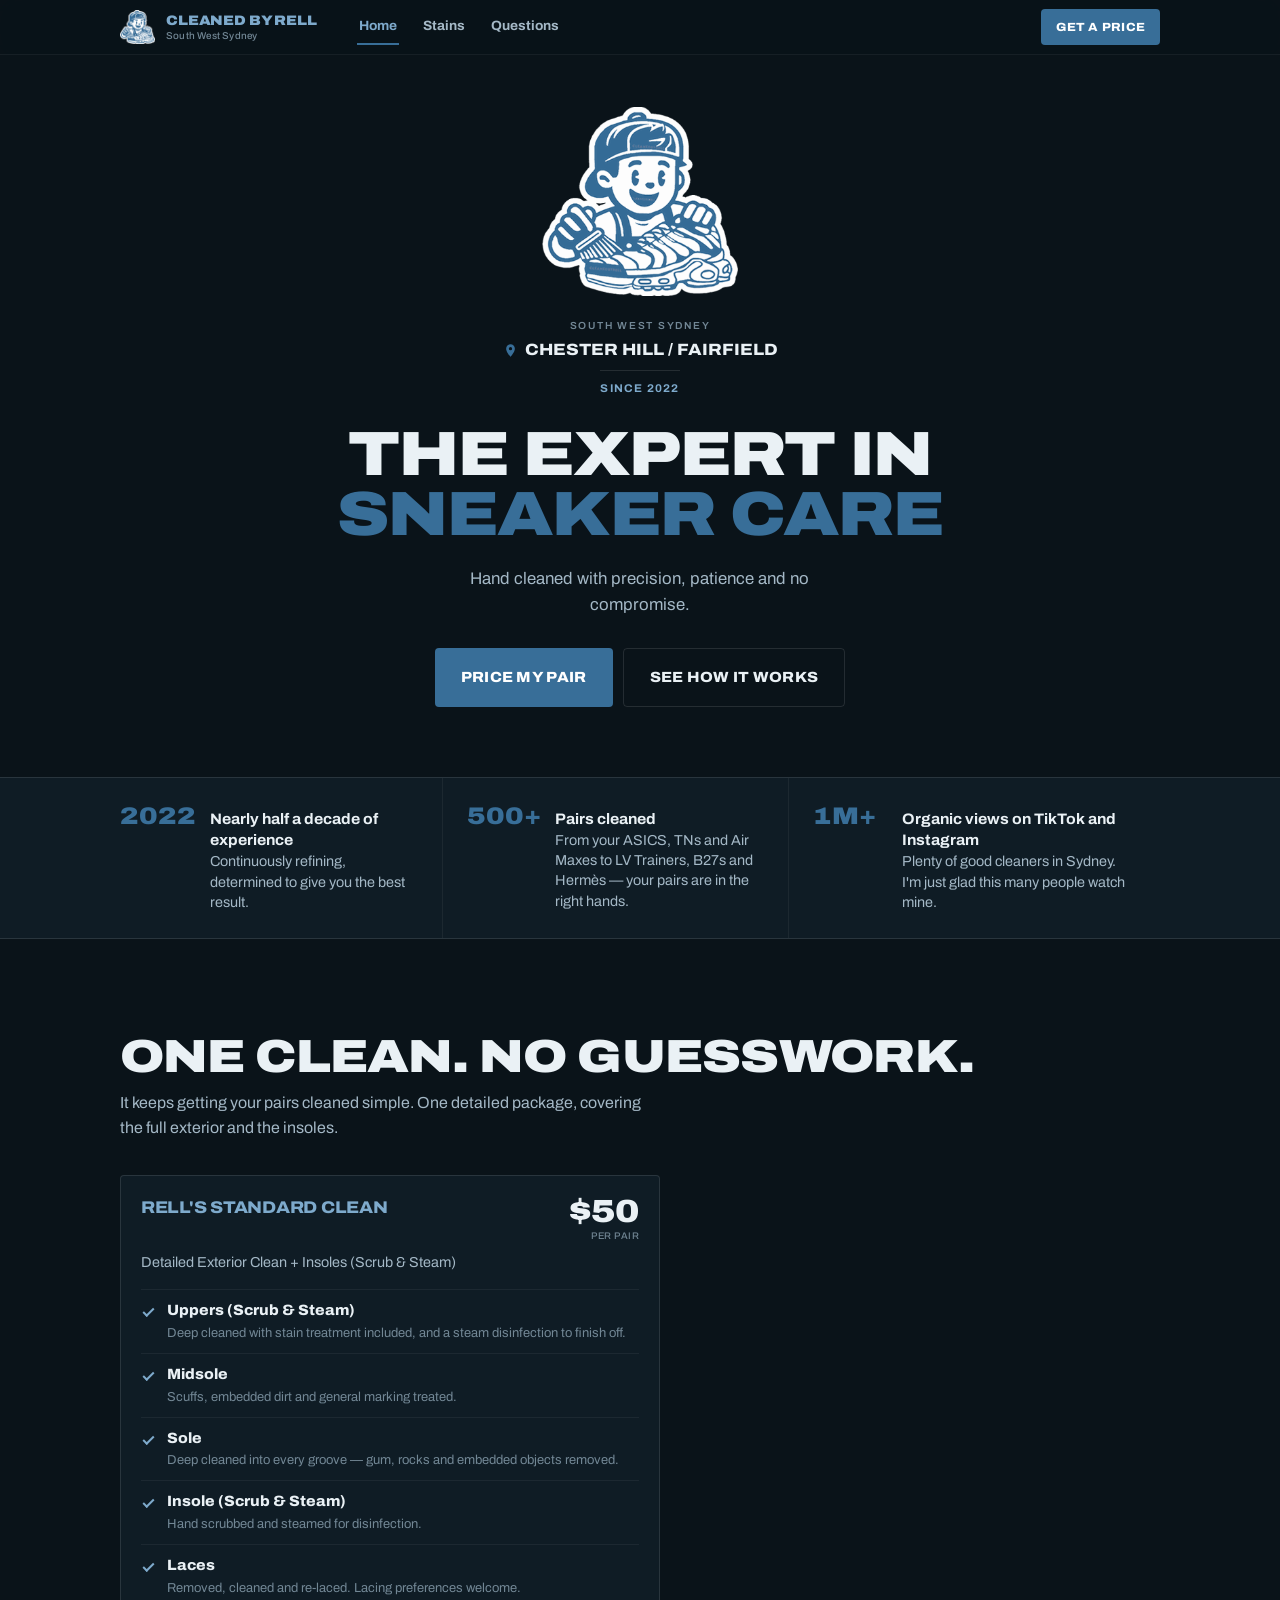
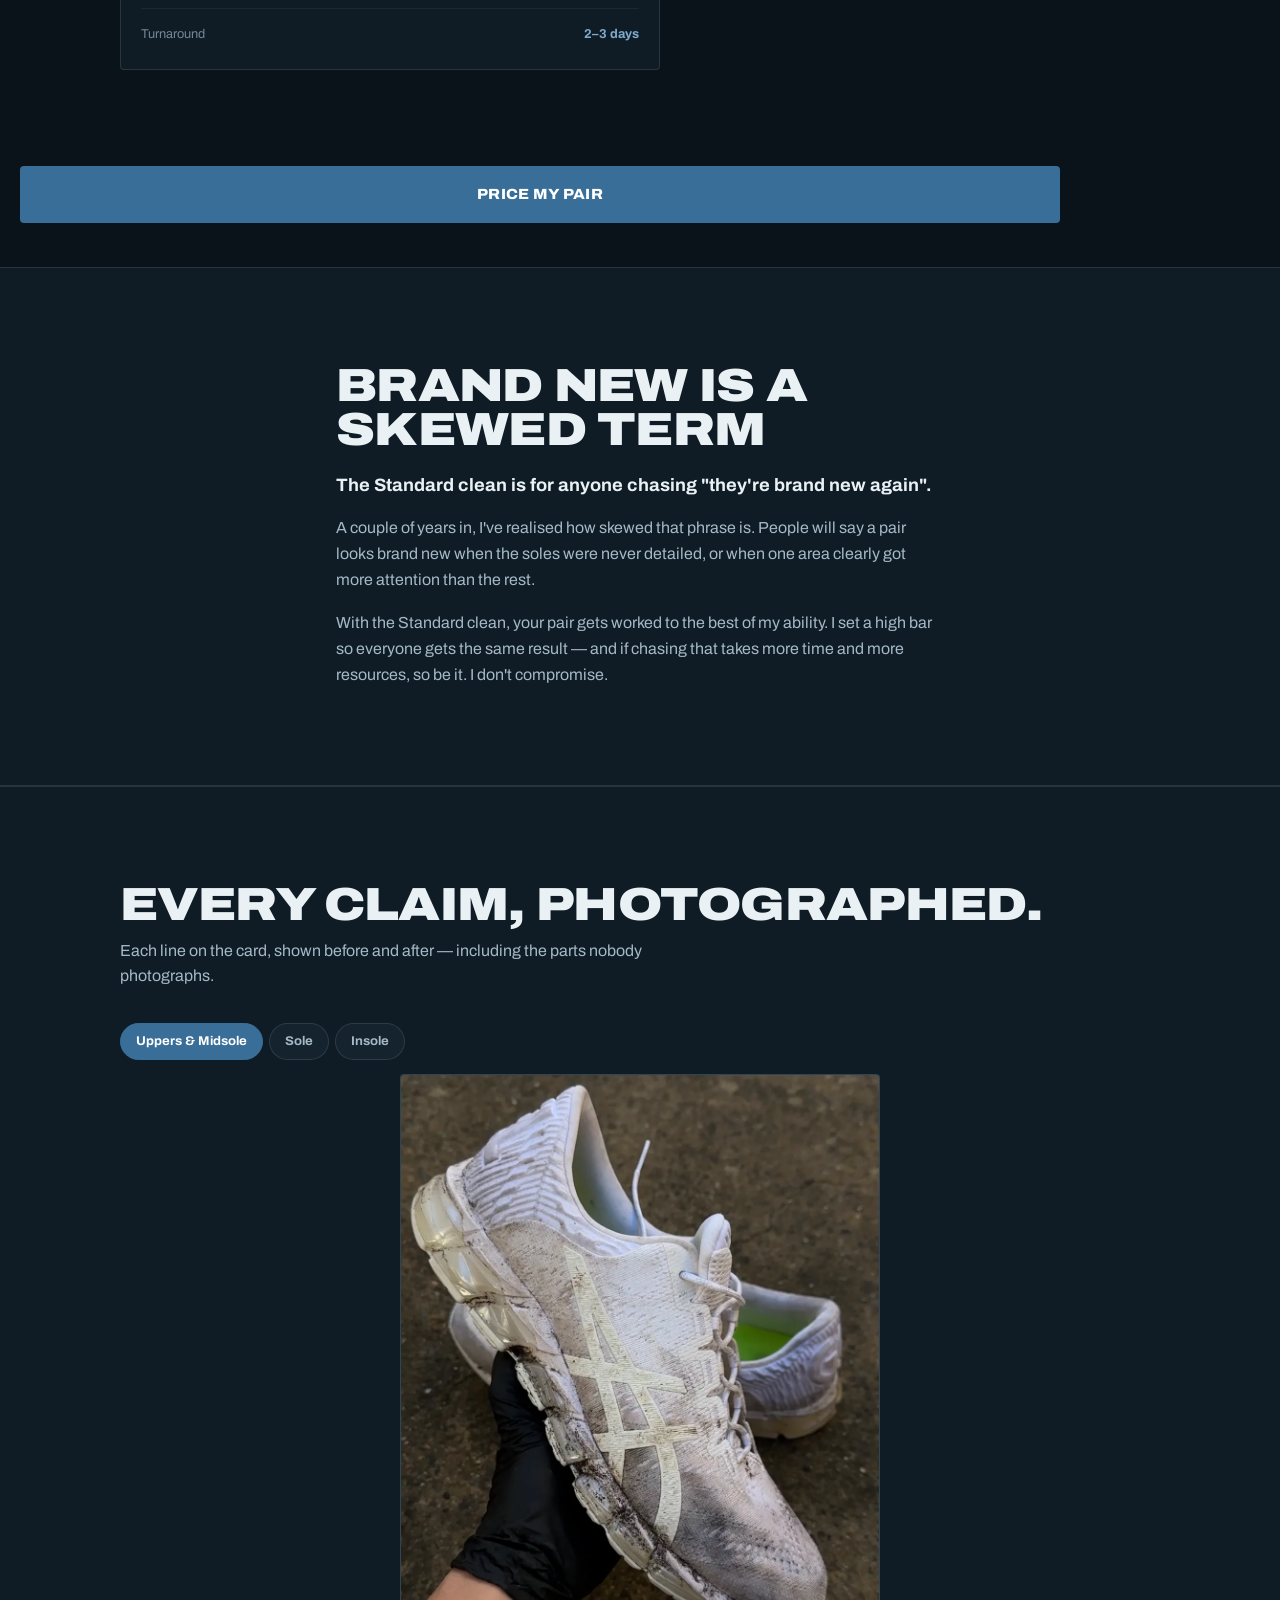
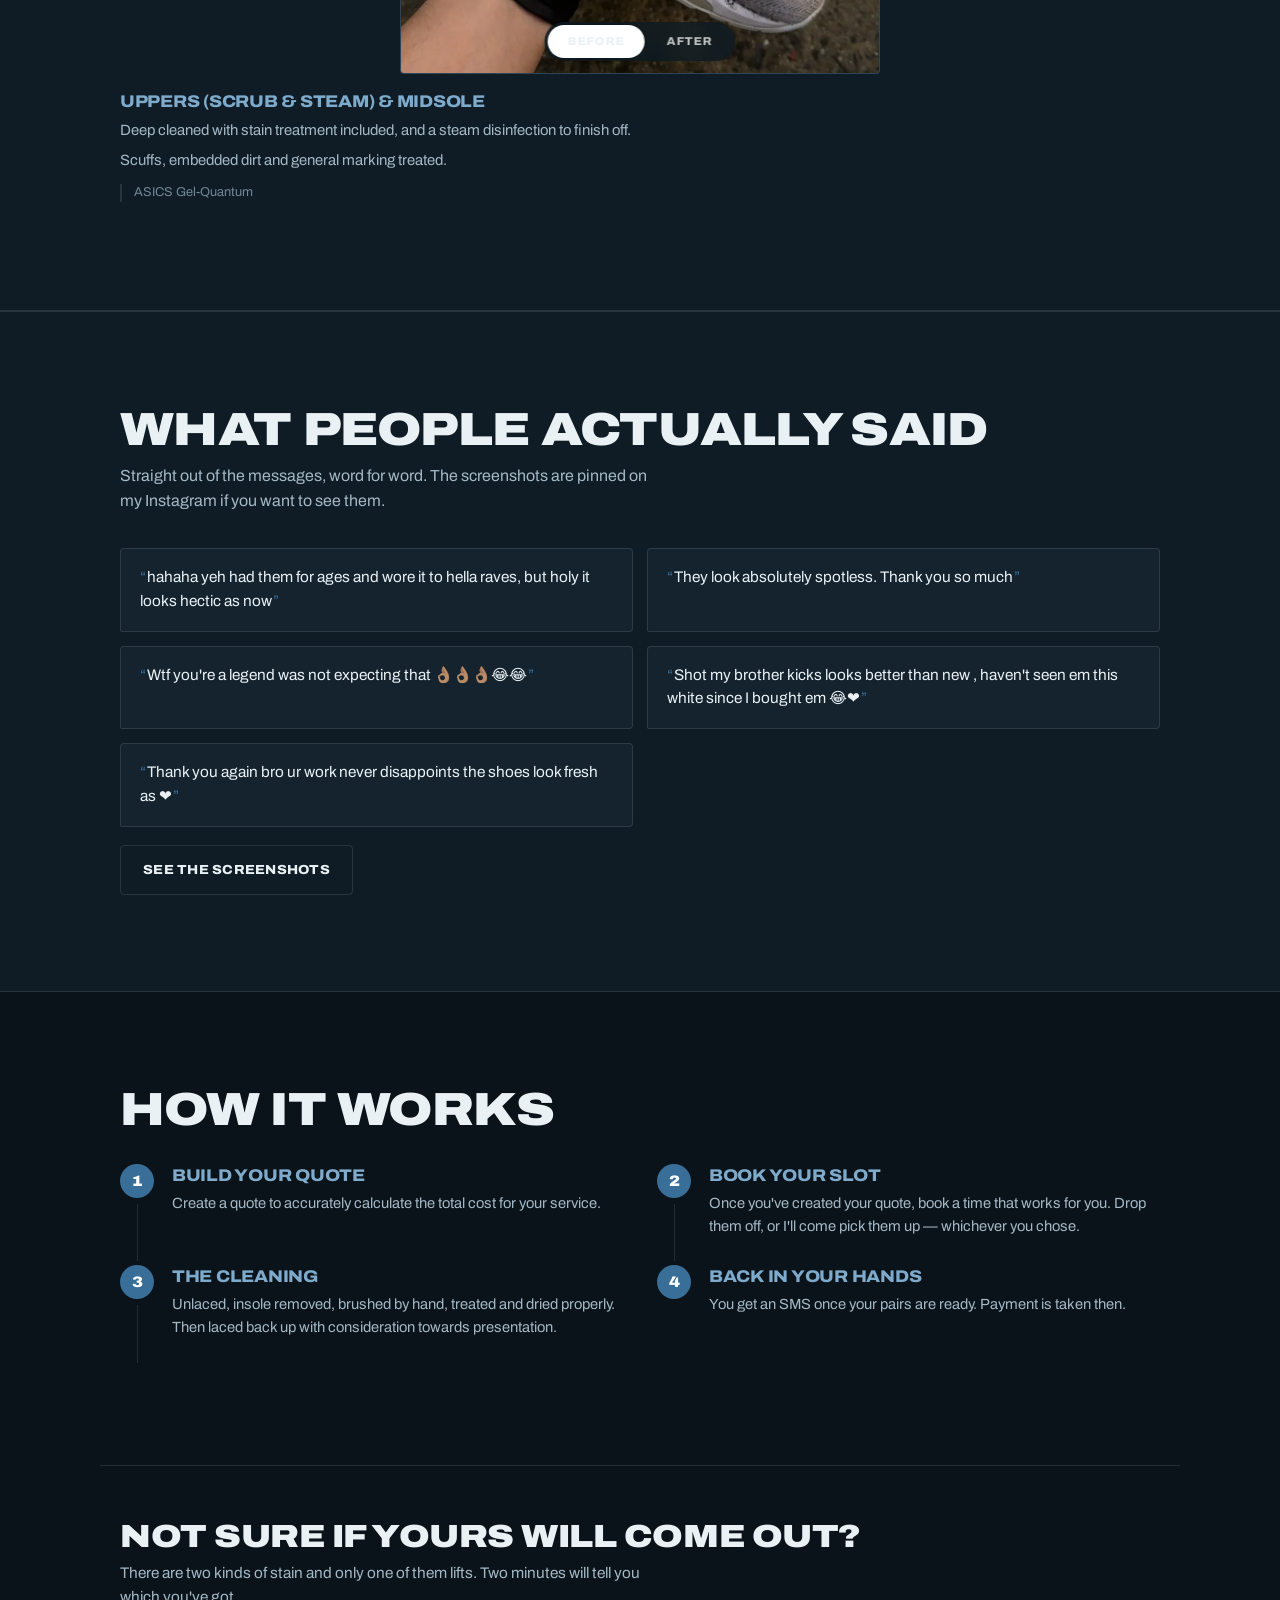
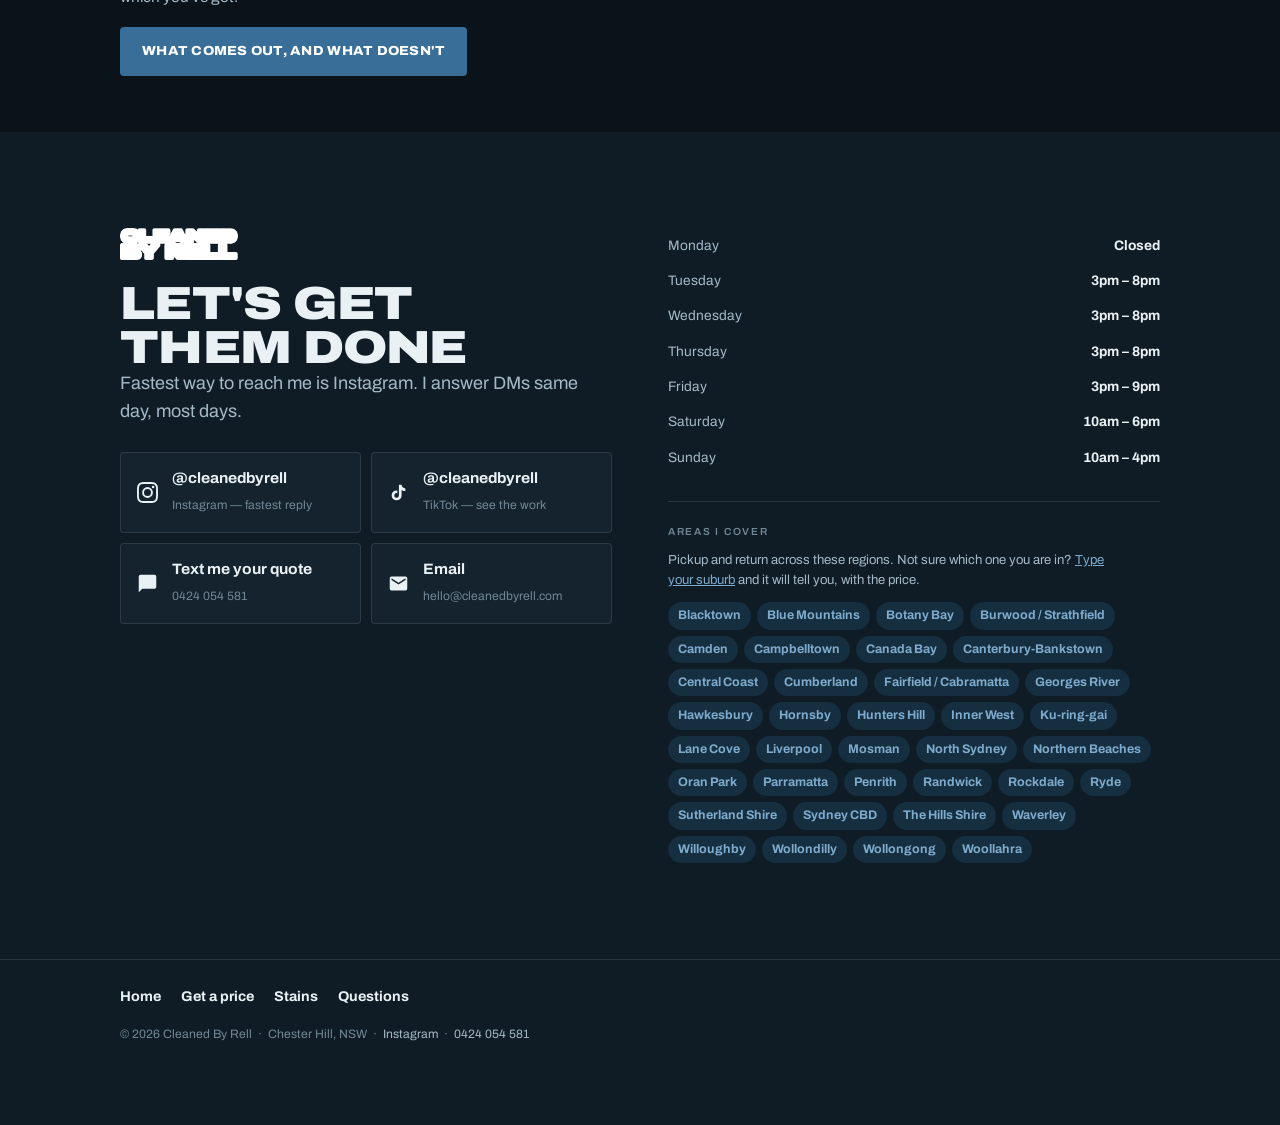
<file: index.html>
<!DOCTYPE html>
<html lang="en-AU">
<head>
<meta charset="utf-8">
<meta name="viewport" content="width=device-width, initial-scale=1, viewport-fit=cover">
<title>Cleaned By Rell — Premium sneaker cleaning, South West Sydney</title>
<meta name="description" content="Hand cleaned sneaker detailing in Chester Hill and Fairfield. One clean, $50 a pair. Pickup and return across South West Sydney, or post them Australia wide.">
<meta name="theme-color" content="#386E98">
<meta name="color-scheme" content="light">
<meta property="og:title" content="Cleaned By Rell — Premium sneaker cleaning, South West Sydney">
<meta property="og:description" content="Hand cleaned sneaker detailing in Chester Hill and Fairfield. One clean, $50 a pair. Pickup and return across South West Sydney, or post them Australia wide.">
<meta property="og:type" content="website">
<link rel="canonical" href="https://www.cleanedbyrell.com/">
<link rel="icon" href="favicon.ico" sizes="any">
<link rel="apple-touch-icon" href="apple-touch-icon.png">
<meta property="og:url" content="https://www.cleanedbyrell.com/">
<meta property="og:site_name" content="Cleaned By Rell">
<meta property="og:locale" content="en_AU">
<meta property="og:image" content="https://www.cleanedbyrell.com/og-image.png">
<meta property="og:image:width" content="1200">
<meta property="og:image:height" content="630">
<meta property="og:image:alt" content="Cleaned By Rell">
<meta name="twitter:card" content="summary_large_image">
<meta name="twitter:image" content="https://www.cleanedbyrell.com/og-image.png">
<script type="application/ld+json">
{
  "@context": "https://schema.org",
  "@type": "LocalBusiness",
  "@id": "https://www.cleanedbyrell.com/#business",
  "name": "Cleaned By Rell",
  "description": "Hand cleaned sneaker detailing in South West Sydney.",
  "url": "https://www.cleanedbyrell.com/",
  "telephone": "+61424054581",
  "email": "hello@cleanedbyrell.com",
  "image": "https://www.cleanedbyrell.com/og-image.png",
  "logo": "https://www.cleanedbyrell.com/logo/mascot.png",
  "priceRange": "$$",
  "areaServed": [
    {
      "@type": "City",
      "name": "Chester Hill"
    },
    {
      "@type": "City",
      "name": "Fairfield"
    },
    {
      "@type": "City",
      "name": "Cabramatta"
    },
    {
      "@type": "City",
      "name": "Bankstown"
    },
    {
      "@type": "City",
      "name": "Liverpool"
    },
    {
      "@type": "City",
      "name": "Canley Vale"
    }
  ],
  "address": {
    "@type": "PostalAddress",
    "addressLocality": "Chester Hill",
    "addressRegion": "NSW",
    "postalCode": "2162",
    "addressCountry": "AU"
  },
  "sameAs": [
    "https://instagram.com/cleanedbyrell",
    "https://tiktok.com/@cleanedbyrell"
  ],
  "makesOffer": {
    "@type": "Offer",
    "itemOffered": {
      "@type": "Service",
      "name": "Rell's Standard Clean",
      "description": "A detailed full exterior clean \u2014 uppers scrubbed and steamed, midsole, soles detailed by hand, insoles scrubbed and steamed, laces."
    },
    "price": "50",
    "priceCurrency": "AUD",
    "eligibleQuantity": {
      "@type": "QuantitativeValue",
      "unitText": "per pair"
    }
  }
}
</script>
<link rel="preconnect" href="https://fonts.googleapis.com">
<link rel="preconnect" href="https://fonts.gstatic.com" crossorigin>
<link href="https://fonts.googleapis.com/css2?family=Archivo:wdth,wght@62..125,100..900&display=swap" rel="stylesheet">
<link rel="stylesheet" href="style.css">
</head>
<body data-page="home">

<header class="hdr">
  <div class="hdr-in">
    <a class="hdr-brand" href="index.html">
      <span class="hdr-mark mark" aria-hidden="true"></span>
      <span class="hdr-name">Cleaned By Rell<span>South West Sydney</span></span>
    </a>
    <nav class="nav" aria-label="Main">
      <a href="index.html"     data-nav="home">Home</a>
      <a href="stains.html"    data-nav="stains">Stains</a>
      <a href="questions.html" data-nav="questions">Questions</a>
    </nav>
    <a class="btn btn--sm hdr-cta" href="quote.html">Get a price</a>
  </div>
</header>

<main>
<!-- HERO -->
  <section class="hero shell">
    <div class="hero-mascot mark" role="img" aria-label="Cleaned By Rell mascot scrubbing a sneaker"></div>
    <div class="hero-meta">
      <div class="hero-meta-k" id="heroLocLabel"></div>
      <div class="hero-loc">
        <svg viewBox="0 0 24 24" aria-hidden="true"><path d="M12 2a7 7 0 0 0-7 7c0 5.25 7 13 7 13s7-7.75 7-13a7 7 0 0 0-7-7Zm0 9.6A2.6 2.6 0 1 1 12 6.4a2.6 2.6 0 0 1 0 5.2Z"/></svg>
        <span id="heroLoc"></span>
      </div>
      <div class="hero-exp" id="heroExp"></div>
    </div>
    <h1 id="heroHead"></h1>
    <p class="hero-sub" id="heroSub"></p>
    <div class="hero-actions">
      <a class="btn btn--lg" href="quote.html">Price my pair</a>
      <a class="btn btn--lg btn--ghost" href="#how">See how it works</a>
    </div>
  </section>
<!-- FACTS -->
  <div class="facts">
    <div class="facts-in" id="facts"></div>
  </div>
<!-- PACKAGES -->
  <section class="shell" id="packages">
    <div class="sec-head">
      <h2 id="pkgHead"></h2>
      <p id="pkgSub"></p>
    </div>
    <div class="tiers" id="tiers"></div>
  </section>

  <p class="shell jump"><a href="quote.html" class="btn btn--lg btn--block">Price my pair</a></p>

<!-- WHY THE STANDARD EXISTS -->
  <section class="creed" id="creed">
    <div class="shell creed-in">
      <h2 id="creedHead"></h2>
      <div id="creedBody"></div>
    </div>
  </section>
<!-- FIVE POINT PROOF -->
  <section class="proof" id="proof">
    <div class="shell">
      <div class="sec-head">
        <h2 id="proofHead"></h2>
        <p id="proofSub"></p>
      </div>

      <div class="proof-tabs" id="proofTabs" role="tablist" aria-label="What to inspect"></div>

      <div class="proof-frame" id="proofFrame">
        <img class="proof-img" id="proofBefore" alt="" hidden>
        <img class="proof-img" id="proofAfter" alt="" hidden>
        <video class="proof-img" id="proofVideo" muted loop playsinline preload="none" hidden></video>
        <div class="proof-empty" id="proofEmpty"></div>
        <div class="proof-toggle" id="proofToggle" role="group" aria-label="Before or after">
          <button type="button" id="btnBefore" aria-pressed="true">Before</button>
          <button type="button" id="btnAfter" aria-pressed="false">After</button>
        </div>
      </div>

      <div class="proof-cap">
        <h3 id="proofName"></h3>
        <div id="proofClaim"></div>
      </div>
      <p class="proof-pair" id="proofPair" hidden></p>
    </div>
  </section>
<!-- REVIEWS -->
  <section class="revs-sec" id="reviews">
    <div class="shell">
      <div class="sec-head">
        <h2 id="revHead"></h2>
        <p id="revSub"></p>
      </div>
      <div class="revs" id="revList"></div>
      <a class="btn btn--ghost revs-cta" id="revCta" href="#" target="_blank" rel="noopener"></a>
    </div>
  </section>

  <!-- HOW IT WORKS -->
  <section class="shell" id="how">
    <div class="sec-head">
      <h2>How it works</h2>
    </div>
    <ol class="flow">
      <li>
        <h3>Build your quote</h3>
        <p>Create a quote to accurately calculate the total cost for your service.</p>
      </li>
      <li>
        <h3>Book your slot</h3>
        <p>Once you've created your quote, book a time that works for you. Drop them off, or I'll come pick them up — whichever you chose.</p>
      </li>
      <li>
        <h3>The cleaning</h3>
        <p>Unlaced, insole removed, brushed by hand, treated and dried properly. Then laced back up with consideration towards presentation.</p>
      </li>
      <li>
        <h3>Back in your hands</h3>
        <p>You get an SMS once your pairs are ready. Payment is taken then.</p>
      </li>
    </ol>
  </section>

  <section class="shell nudge">
    <h2>Not sure if yours will come out?</h2>
    <p>There are two kinds of stain and only one of them lifts. Two minutes will tell you which you've got.</p>
    <a class="btn" href="stains.html">What comes out, and what doesn't</a>
  </section>

<!-- BOOK -->
  <section class="book" id="book">
    <div class="shell book-grid">
      <div>
        <div class="book-mark" role="img" aria-label="Cleaned By Rell"></div>
        <h2>Let's get<br>them done</h2>
        <p>Fastest way to reach me is Instagram. I answer DMs same day, most days.</p>
        <div class="chans">
          <a class="chan" href="https://instagram.com/cleanedbyrell" target="_blank" rel="noopener">
            <svg viewBox="0 0 24 24" aria-hidden="true"><path d="M12 2.16c3.2 0 3.58.01 4.85.07 1.17.05 1.8.25 2.23.41.56.22.96.48 1.38.9.42.42.68.82.9 1.38.16.42.36 1.06.41 2.23.06 1.27.07 1.65.07 4.85s-.01 3.58-.07 4.85c-.05 1.17-.25 1.8-.41 2.23-.22.56-.48.96-.9 1.38-.42.42-.82.68-1.38.9-.42.16-1.06.36-2.23.41-1.27.06-1.65.07-4.85.07s-3.58-.01-4.85-.07c-1.17-.05-1.8-.25-2.23-.41-.56-.22-.96-.48-1.38-.9-.42-.42-.68-.82-.9-1.38-.16-.42-.36-1.06-.41-2.23-.06-1.27-.07-1.65-.07-4.85s.01-3.58.07-4.85c.05-1.17.25-1.8.41-2.23.22-.56.48-.96.9-1.38.42-.42.82-.68 1.38-.9.42-.16 1.06-.36 2.23-.41 1.27-.06 1.65-.07 4.85-.07M12 0C8.74 0 8.33.01 7.05.07 5.78.13 4.9.33 4.14.63a5.9 5.9 0 0 0-2.13 1.38A5.9 5.9 0 0 0 .63 4.14c-.3.76-.5 1.64-.56 2.91C.01 8.33 0 8.74 0 12s.01 3.67.07 4.95c.06 1.27.26 2.15.56 2.91a5.9 5.9 0 0 0 1.38 2.13 5.9 5.9 0 0 0 2.13 1.38c.76.3 1.64.5 2.91.56C8.33 23.99 8.74 24 12 24s3.67-.01 4.95-.07c1.27-.06 2.15-.26 2.91-.56a5.9 5.9 0 0 0 2.13-1.38 5.9 5.9 0 0 0 1.38-2.13c.3-.76.5-1.64.56-2.91.06-1.28.07-1.69.07-4.95s-.01-3.67-.07-4.95c-.06-1.27-.26-2.15-.56-2.91a5.9 5.9 0 0 0-1.38-2.13A5.9 5.9 0 0 0 19.86.63c-.76-.3-1.64-.5-2.91-.56C15.67.01 15.26 0 12 0Z"/><path d="M12 5.84a6.16 6.16 0 1 0 0 12.32 6.16 6.16 0 0 0 0-12.32Zm0 10.16a4 4 0 1 1 0-8 4 4 0 0 1 0 8Z"/><circle cx="18.41" cy="5.59" r="1.44"/></svg>
            <div><b>@cleanedbyrell</b><span>Instagram — fastest reply</span></div>
          </a>
          <a class="chan" href="https://tiktok.com/@cleanedbyrell" target="_blank" rel="noopener">
            <svg viewBox="0 0 24 24" aria-hidden="true"><path d="M16.6 5.82A4.28 4.28 0 0 1 15.54 3h-3.09v12.4a2.59 2.59 0 0 1-2.59 2.5 2.59 2.59 0 1 1 .77-5.06V9.66a5.68 5.68 0 0 0-.77-.05A5.69 5.69 0 1 0 15.54 15.3V9.01a7.35 7.35 0 0 0 4.3 1.38V7.3a4.29 4.29 0 0 1-3.24-1.48Z"/></svg>
            <div><b>@cleanedbyrell</b><span>TikTok — see the work</span></div>
          </a>
          <a class="chan" id="smsLink" href="#">
            <svg viewBox="0 0 24 24" aria-hidden="true"><path d="M20 2H4a2 2 0 0 0-2 2v18l4-4h14a2 2 0 0 0 2-2V4a2 2 0 0 0-2-2Z"/></svg>
            <div><b>Text me your quote</b><span>0424 054 581</span></div>
          </a>
          <a class="chan" id="mailLink" href="#">
            <svg viewBox="0 0 24 24" aria-hidden="true"><path d="M20 4H4a2 2 0 0 0-2 2v12a2 2 0 0 0 2 2h16a2 2 0 0 0 2-2V6a2 2 0 0 0-2-2Zm0 4-8 5-8-5V6l8 5 8-5v2Z"/></svg>
            <div><b>Email</b><span>hello@cleanedbyrell.com</span></div>
          </a>
        </div>
      </div>
      <div>
        <div class="hours" id="hours"></div>
        <div class="areas">
          <div class="hero-meta-k">Areas I cover</div>
          <p class="areas-lead">Pickup and return across these regions. Not sure which one you are in?
            <a href="quote.html">Type your suburb</a> and it will tell you, with the price.</p>
          <div class="area-list" id="areaList"></div>
        </div>
      </div>
    </div>
  </section>
</main>

<footer class="ftr">
  <div class="shell">
    <nav class="ftr-nav" aria-label="Footer">
      <a href="index.html">Home</a>
      <a href="quote.html">Get a price</a>
      <a href="stains.html">Stains</a>
      <a href="questions.html">Questions</a>
    </nav>
    <p class="ftr-meta">
      &copy; <span id="yr"></span> Cleaned By Rell &nbsp;·&nbsp; Chester Hill, NSW &nbsp;·&nbsp;
      <a data-ig href="#" target="_blank" rel="noopener">Instagram</a> &nbsp;·&nbsp;
      <a data-tel="label" href="#"></a>
    </p>
  </div>
</footer>

<script src="config.js"></script>
<script src="app.js"></script>
</body>
</html>
</file>
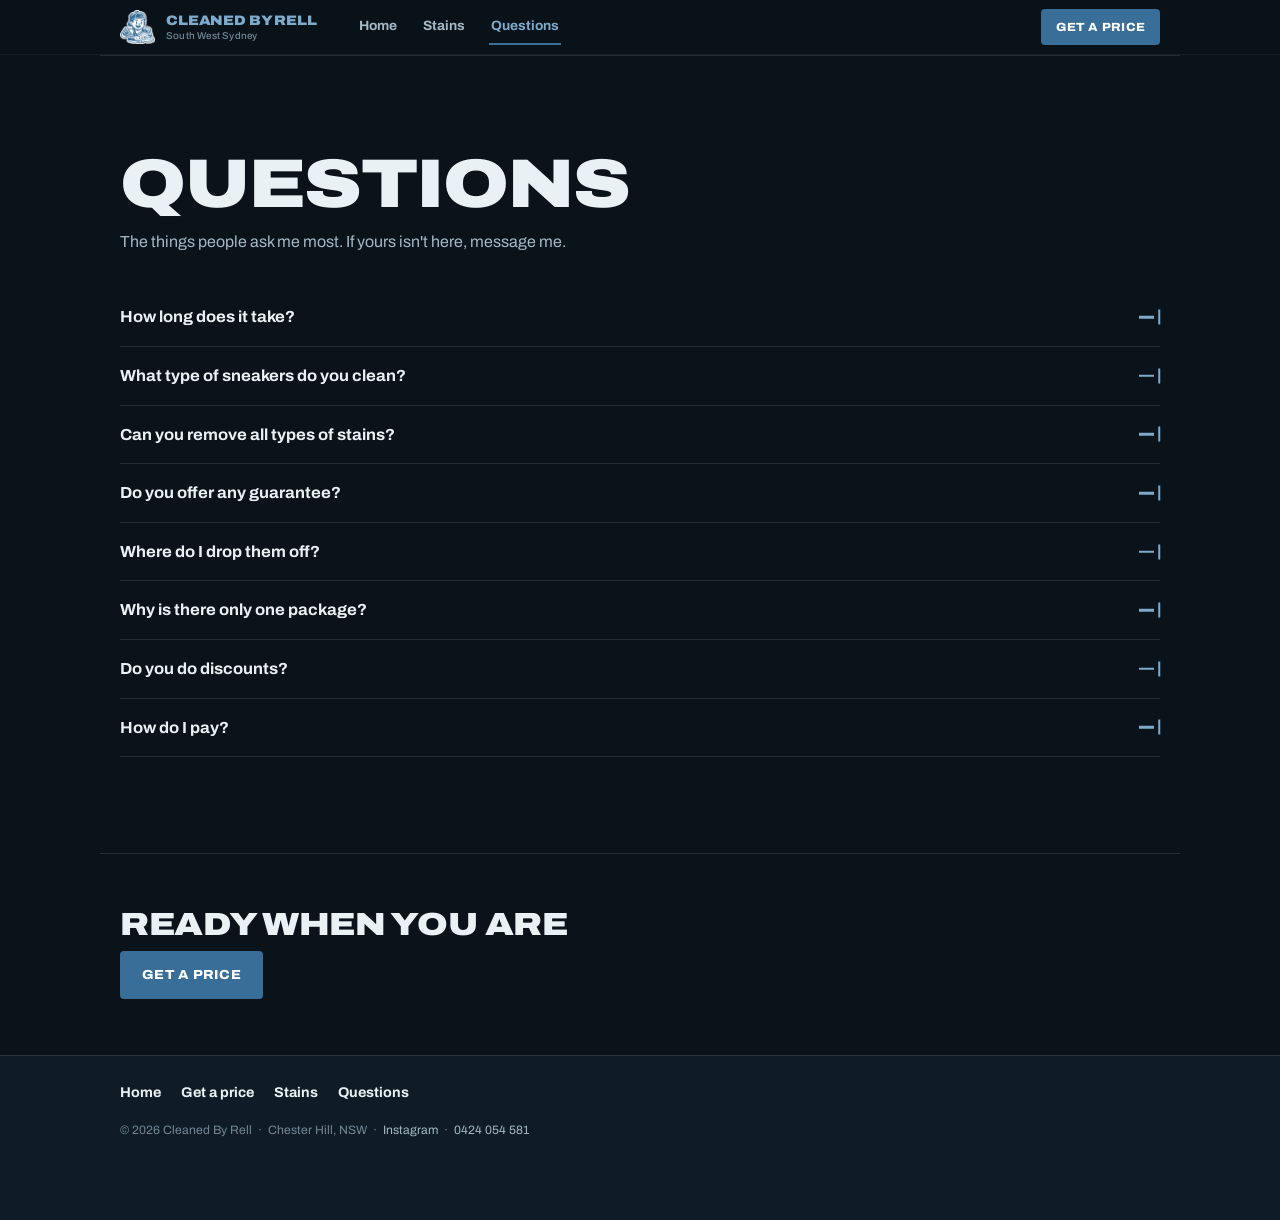
<file: questions.html>
<!DOCTYPE html>
<html lang="en-AU">
<head>
<meta charset="utf-8">
<meta name="viewport" content="width=device-width, initial-scale=1, viewport-fit=cover">
<title>Questions — Cleaned By Rell</title>
<meta name="description" content="Turnaround, discounts, payment, what I can and cannot fix, and how drop-off works.">
<meta name="theme-color" content="#386E98">
<meta name="color-scheme" content="light">
<meta property="og:title" content="Questions — Cleaned By Rell">
<meta property="og:description" content="Turnaround, discounts, payment, what I can and cannot fix, and how drop-off works.">
<meta property="og:type" content="website">
<link rel="canonical" href="https://www.cleanedbyrell.com/questions.html">
<link rel="icon" href="favicon.ico" sizes="any">
<link rel="apple-touch-icon" href="apple-touch-icon.png">
<meta property="og:url" content="https://www.cleanedbyrell.com/questions.html">
<meta property="og:site_name" content="Cleaned By Rell">
<meta property="og:locale" content="en_AU">
<meta property="og:image" content="https://www.cleanedbyrell.com/og-image.png">
<meta property="og:image:width" content="1200">
<meta property="og:image:height" content="630">
<meta property="og:image:alt" content="Cleaned By Rell">
<meta name="twitter:card" content="summary_large_image">
<meta name="twitter:image" content="https://www.cleanedbyrell.com/og-image.png">
<link rel="preconnect" href="https://fonts.googleapis.com">
<link rel="preconnect" href="https://fonts.gstatic.com" crossorigin>
<link href="https://fonts.googleapis.com/css2?family=Archivo:wdth,wght@62..125,100..900&display=swap" rel="stylesheet">
<link rel="stylesheet" href="style.css">
</head>
<body data-page="questions">

<header class="hdr">
  <div class="hdr-in">
    <a class="hdr-brand" href="index.html">
      <span class="hdr-mark mark" aria-hidden="true"></span>
      <span class="hdr-name">Cleaned By Rell<span>South West Sydney</span></span>
    </a>
    <nav class="nav" aria-label="Main">
      <a href="index.html"     data-nav="home">Home</a>
      <a href="stains.html"    data-nav="stains">Stains</a>
      <a href="questions.html" data-nav="questions">Questions</a>
    </nav>
    <a class="btn btn--sm hdr-cta" href="quote.html">Get a price</a>
  </div>
</header>

<main>
<!-- FAQ -->
  <section class="shell faq" id="faq">
    <div class="sec-head">
      <h1>Questions</h1>
      <p>The things people ask me most. If yours isn't here, message me.</p>
    </div>
    <div id="faqList"></div>
  </section>

  <section class="shell nudge">
    <h2>Ready when you are</h2>
    <a class="btn" href="quote.html">Get a price</a>
  </section>

</main>

<footer class="ftr">
  <div class="shell">
    <nav class="ftr-nav" aria-label="Footer">
      <a href="index.html">Home</a>
      <a href="quote.html">Get a price</a>
      <a href="stains.html">Stains</a>
      <a href="questions.html">Questions</a>
    </nav>
    <p class="ftr-meta">
      &copy; <span id="yr"></span> Cleaned By Rell &nbsp;·&nbsp; Chester Hill, NSW &nbsp;·&nbsp;
      <a data-ig href="#" target="_blank" rel="noopener">Instagram</a> &nbsp;·&nbsp;
      <a data-tel="label" href="#"></a>
    </p>
  </div>
</footer>

<script src="config.js"></script>
<script src="app.js"></script>
</body>
</html>
</file>
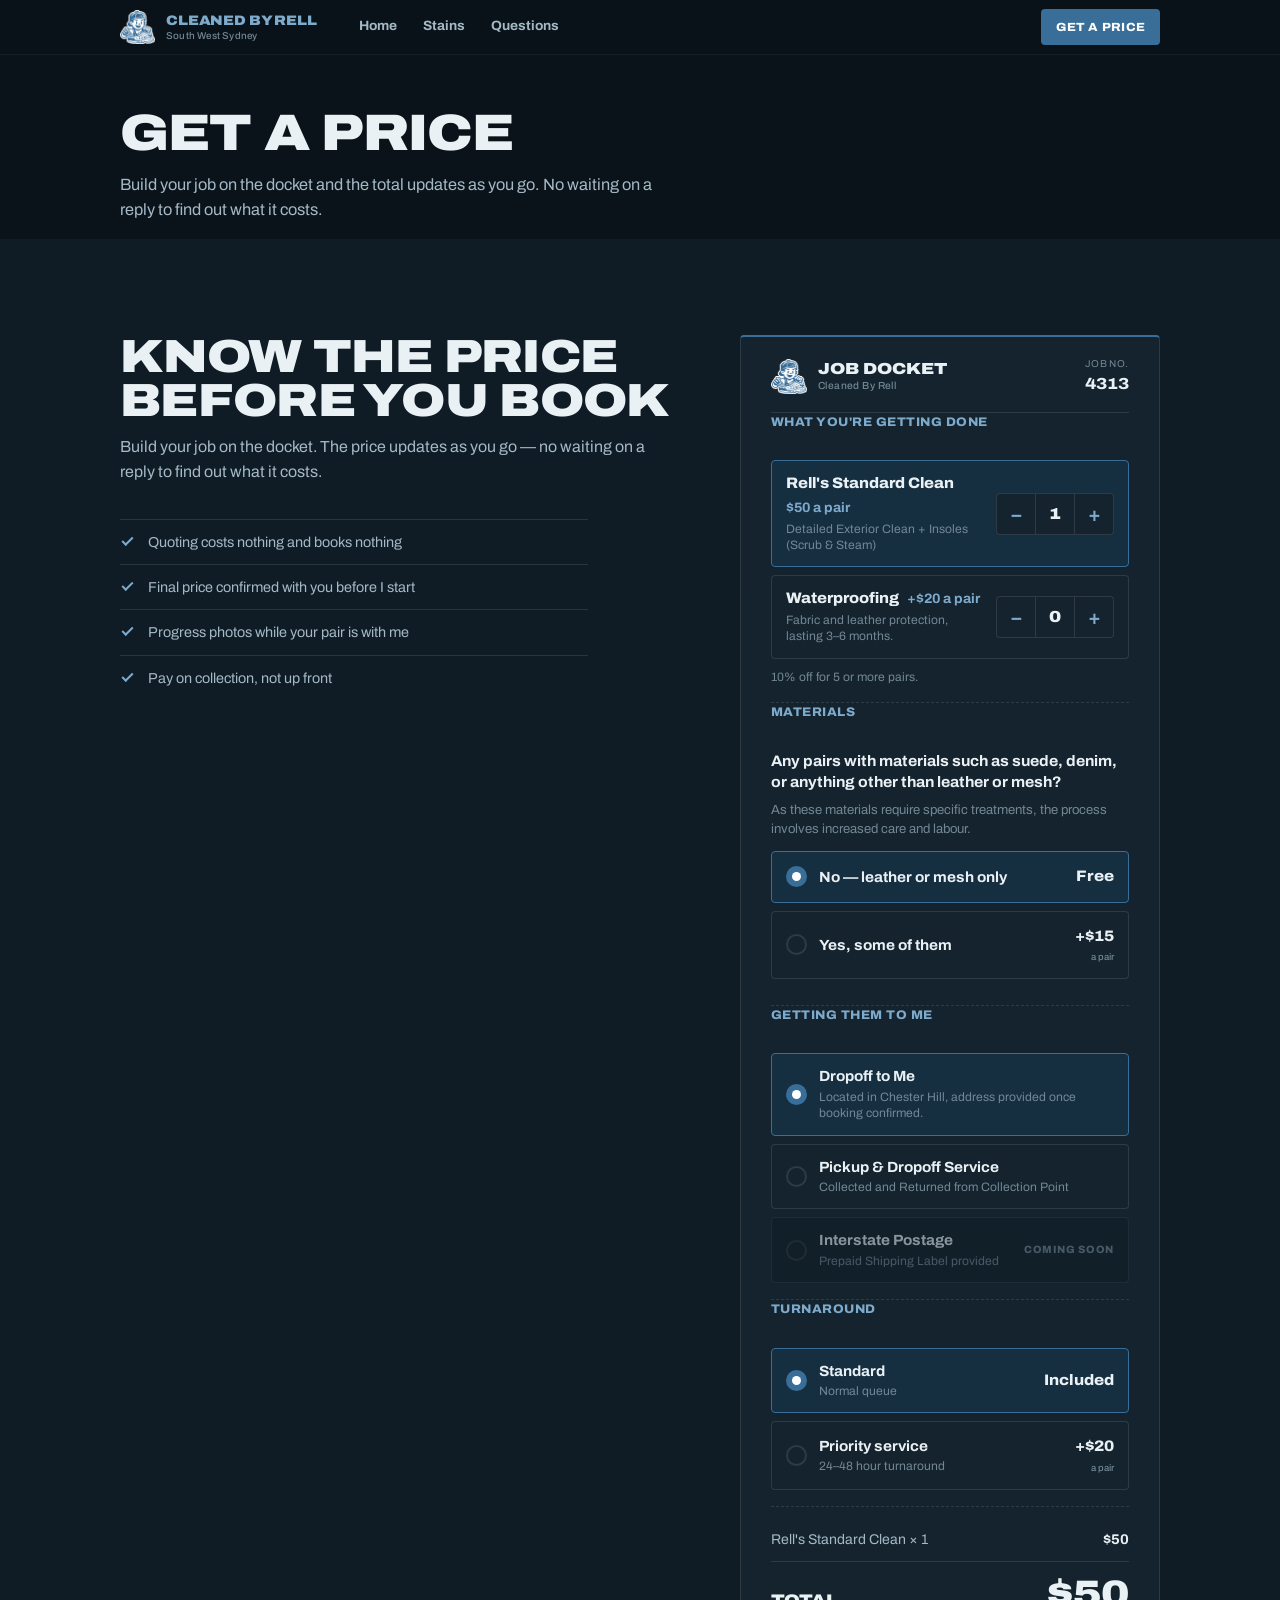
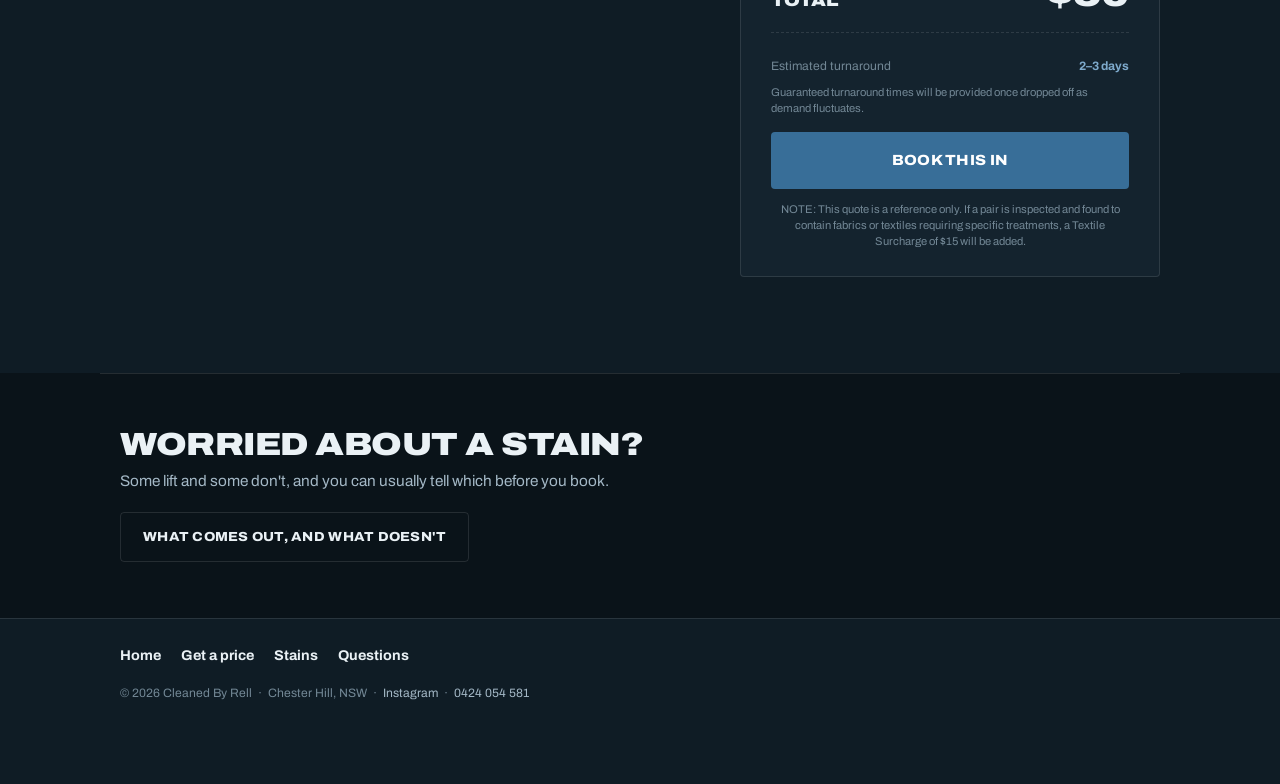
<file: quote.html>
<!DOCTYPE html>
<html lang="en-AU">
<head>
<meta charset="utf-8">
<meta name="viewport" content="width=device-width, initial-scale=1, viewport-fit=cover">
<title>Get a price — Cleaned By Rell</title>
<meta name="description" content="Work out exactly what your clean costs. Pairs, add-ons, pickup distance and turnaround, priced before you book.">
<meta name="theme-color" content="#386E98">
<meta name="color-scheme" content="light">
<meta property="og:title" content="Get a price — Cleaned By Rell">
<meta property="og:description" content="Work out exactly what your clean costs. Pairs, add-ons, pickup distance and turnaround, priced before you book.">
<meta property="og:type" content="website">
<link rel="canonical" href="https://www.cleanedbyrell.com/quote.html">
<link rel="icon" href="favicon.ico" sizes="any">
<link rel="apple-touch-icon" href="apple-touch-icon.png">
<meta property="og:url" content="https://www.cleanedbyrell.com/quote.html">
<meta property="og:site_name" content="Cleaned By Rell">
<meta property="og:locale" content="en_AU">
<meta property="og:image" content="https://www.cleanedbyrell.com/og-image.png">
<meta property="og:image:width" content="1200">
<meta property="og:image:height" content="630">
<meta property="og:image:alt" content="Cleaned By Rell">
<meta name="twitter:card" content="summary_large_image">
<meta name="twitter:image" content="https://www.cleanedbyrell.com/og-image.png">
<link rel="preconnect" href="https://fonts.googleapis.com">
<link rel="preconnect" href="https://fonts.gstatic.com" crossorigin>
<link href="https://fonts.googleapis.com/css2?family=Archivo:wdth,wght@62..125,100..900&display=swap" rel="stylesheet">
<link rel="stylesheet" href="style.css">
</head>
<body data-page="quote">

<header class="hdr">
  <div class="hdr-in">
    <a class="hdr-brand" href="index.html">
      <span class="hdr-mark mark" aria-hidden="true"></span>
      <span class="hdr-name">Cleaned By Rell<span>South West Sydney</span></span>
    </a>
    <nav class="nav" aria-label="Main">
      <a href="index.html"     data-nav="home">Home</a>
      <a href="stains.html"    data-nav="stains">Stains</a>
      <a href="questions.html" data-nav="questions">Questions</a>
    </nav>
    <a class="btn btn--sm hdr-cta" href="quote.html">Get a price</a>
  </div>
</header>

<main>
  <section class="shell page-head">
    <h1>Get a price</h1>
    <p>Build your job on the docket and the total updates as you go. No waiting on a reply to find out what it costs.</p>
  </section>

<!-- QUOTE DOCKET -->
  <section class="quote" id="quote">
    <div class="shell quote-grid">
      <div class="quote-copy">
        <div class="sec-head">
          <h2>Know the price<br>before you book</h2>
          <p>Build your job on the docket. The price updates as you go — no waiting on a reply to find out what it costs.</p>
        </div>
        <ul class="assure">
          <li>Quoting costs nothing and books nothing</li>
          <li>Final price confirmed with you before I start</li>
          <li>Progress photos while your pair is with me</li>
          <li>Pay on collection, not up front</li>
        </ul>
      </div>

      <form class="docket" id="docket" novalidate>
        <div class="dk-head">
          <div class="dk-mark mark" aria-hidden="true"></div>
          <div class="dk-title">Job docket<span>Cleaned By Rell</span></div>
          <div class="dk-no">Job no.<b class="num" id="jobNo">—</b></div>
        </div>

        <fieldset id="qtyWrap">
          <legend>What you're getting done</legend>
          <div id="qtyList"></div>
          <div id="addQtyList"></div>
          <p class="tally" id="tally"></p>
          <p class="hint" id="bulkHint"></p>
        </fieldset>

        <fieldset id="surWrap">
          <legend>Materials</legend>
          <div id="surList"></div>
        </fieldset>

        <fieldset>
          <legend>Getting them to me</legend>
          <div class="opts" id="modeOpts"></div>

          <div id="localPanel" hidden>
            <p class="pair-sub">Your suburb</p>
            <div class="ac" id="suburbAc">
              <input class="addr" id="suburbIn" type="text" autocomplete="off"
                     autocapitalize="words" autocorrect="off" spellcheck="false"
                     role="combobox" aria-expanded="false" aria-autocomplete="list"
                     aria-controls="suburbList" aria-describedby="distOut"
                     placeholder="Start typing your suburb">
              <ul class="ac-list" id="suburbList" role="listbox"
                  aria-label="Matching suburbs" hidden></ul>
            </div>
            <p class="dist" id="distOut" hidden></p>

          </div>

          <div id="mailPanel" hidden>
            <div class="opts" id="mailOpts"></div>
            <p class="hint" id="mailNote"></p>
          </div>

          <p class="warn" id="mailWarn" hidden></p>
        </fieldset>

        <fieldset>
          <legend>Turnaround</legend>
          <div class="opts" id="rushOpts"></div>
        </fieldset>

        <div class="dk-lines" id="lines"></div>

        <div class="dk-total">
          <div class="dk-total-lbl">Total</div>
          <div class="dk-total-val num" id="total">$0</div>
        </div>
        <div class="dk-pay" id="dkPay"></div>
        <div class="dk-eta">
          <span>Estimated turnaround</span>
          <b id="eta">—</b>
        </div>
        <p class="dk-note" id="etaNote" style="text-align:left;margin:-10px 0 16px"></p>

        <div class="dk-foot">
          <a class="btn btn--lg" id="send" href="index.html#book">Book this in</a>
          <p class="dk-note" id="dkNote"></p>
        </div>
      </form>
    </div>
  </section>

  <section class="shell nudge">
    <h2>Worried about a stain?</h2>
    <p>Some lift and some don't, and you can usually tell which before you book.</p>
    <a class="btn btn--ghost" href="stains.html">What comes out, and what doesn't</a>
  </section>

</main>

<footer class="ftr">
  <div class="shell">
    <nav class="ftr-nav" aria-label="Footer">
      <a href="index.html">Home</a>
      <a href="quote.html">Get a price</a>
      <a href="stains.html">Stains</a>
      <a href="questions.html">Questions</a>
    </nav>
    <p class="ftr-meta">
      &copy; <span id="yr"></span> Cleaned By Rell &nbsp;·&nbsp; Chester Hill, NSW &nbsp;·&nbsp;
      <a data-ig href="#" target="_blank" rel="noopener">Instagram</a> &nbsp;·&nbsp;
      <a data-tel="label" href="#"></a>
    </p>
  </div>
</footer>

<!-- sticky mobile total -->
<div class="stick" id="stick">
  <div>
    <div class="stick-lbl">Your quote</div>
    <div class="stick-val num" id="stickVal">$0</div>
  </div>
  <a class="btn btn--sm" href="index.html#book" id="stickBtn">Send it</a>
</div>

<script src="config.js"></script>
<script src="suburbs.js"></script>
<script src="app.js"></script>
</body>
</html>
</file>
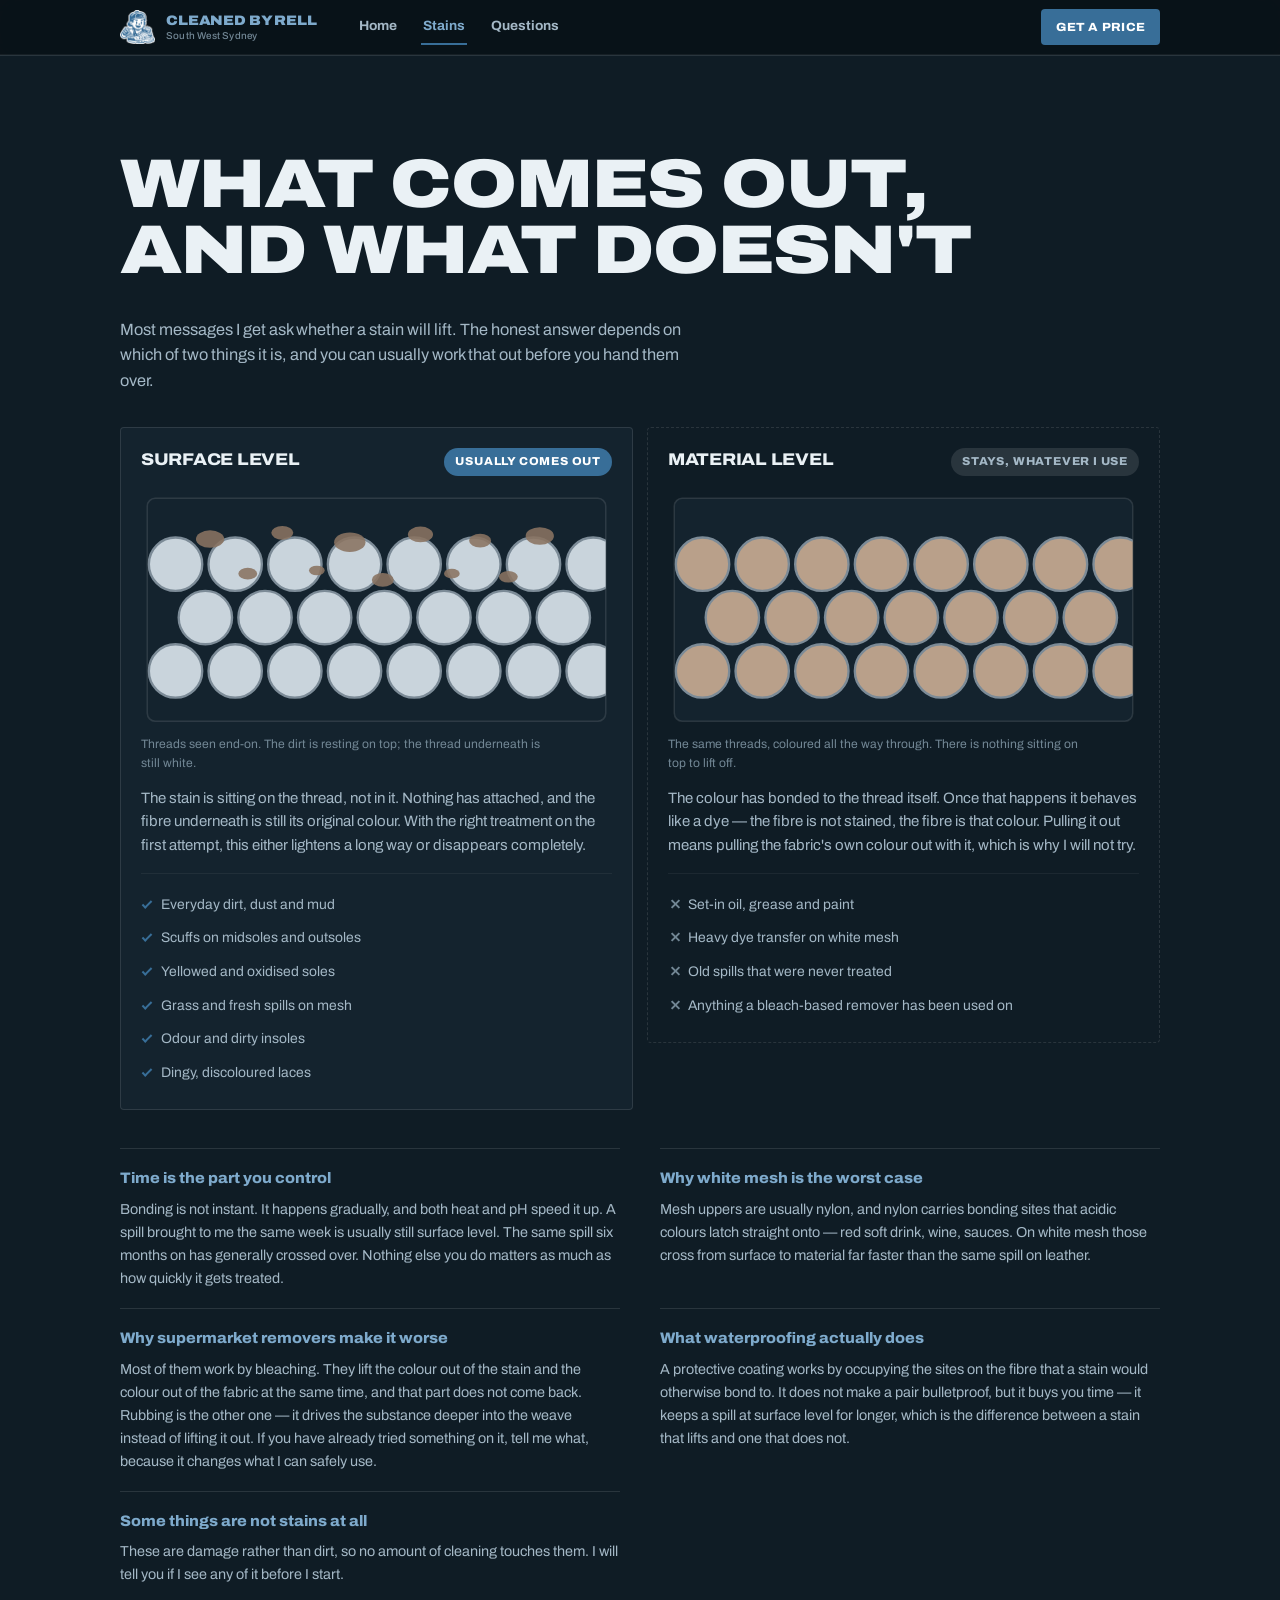
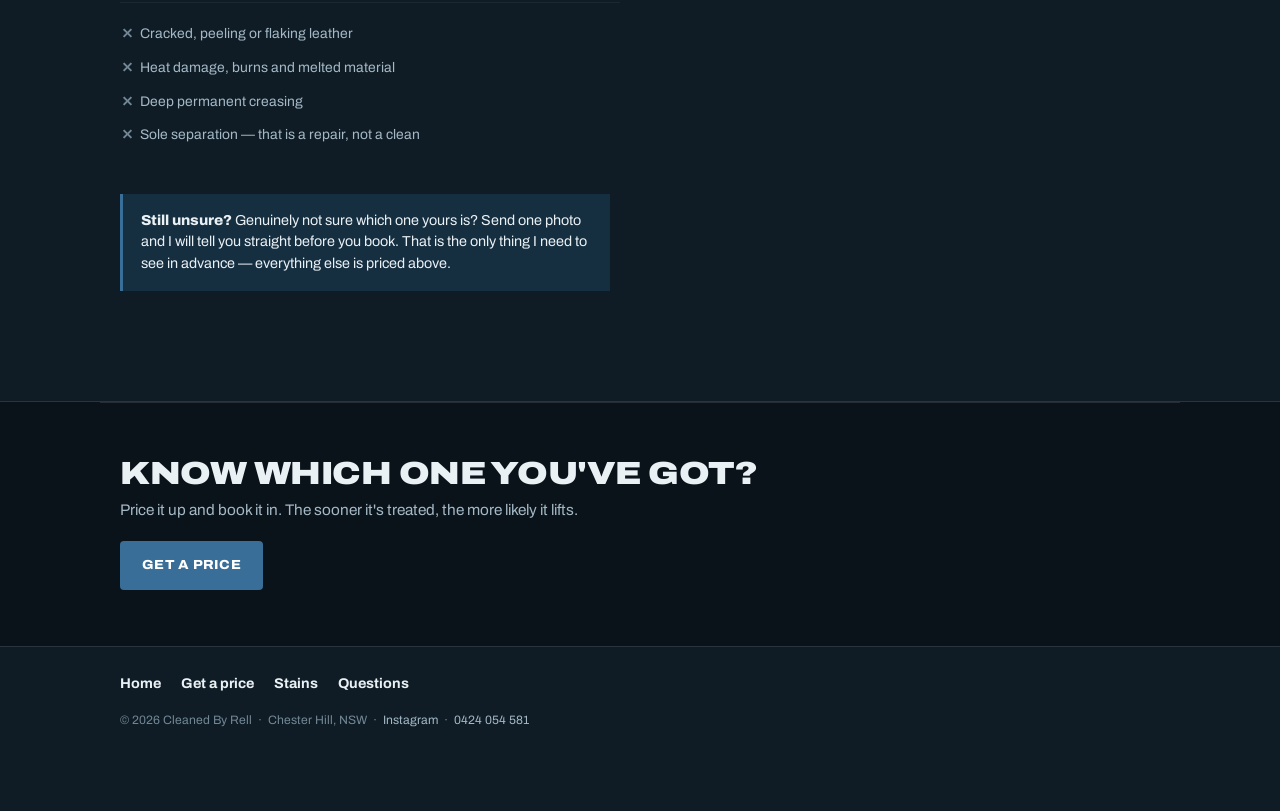
<file: stains.html>
<!DOCTYPE html>
<html lang="en-AU">
<head>
<meta charset="utf-8">
<meta name="viewport" content="width=device-width, initial-scale=1, viewport-fit=cover">
<title>What comes out, and what doesn't — Cleaned By Rell</title>
<meta name="description" content="The two levels of stain, why some lift and some are permanent, and what you can do about it before you bring a pair in.">
<meta name="theme-color" content="#386E98">
<meta name="color-scheme" content="light">
<meta property="og:title" content="What comes out, and what doesn't — Cleaned By Rell">
<meta property="og:description" content="The two levels of stain, why some lift and some are permanent, and what you can do about it before you bring a pair in.">
<meta property="og:type" content="website">
<link rel="canonical" href="https://www.cleanedbyrell.com/stains.html">
<link rel="icon" href="favicon.ico" sizes="any">
<link rel="apple-touch-icon" href="apple-touch-icon.png">
<meta property="og:url" content="https://www.cleanedbyrell.com/stains.html">
<meta property="og:site_name" content="Cleaned By Rell">
<meta property="og:locale" content="en_AU">
<meta property="og:image" content="https://www.cleanedbyrell.com/og-image.png">
<meta property="og:image:width" content="1200">
<meta property="og:image:height" content="630">
<meta property="og:image:alt" content="Cleaned By Rell">
<meta name="twitter:card" content="summary_large_image">
<meta name="twitter:image" content="https://www.cleanedbyrell.com/og-image.png">
<link rel="preconnect" href="https://fonts.googleapis.com">
<link rel="preconnect" href="https://fonts.gstatic.com" crossorigin>
<link href="https://fonts.googleapis.com/css2?family=Archivo:wdth,wght@62..125,100..900&display=swap" rel="stylesheet">
<link rel="stylesheet" href="style.css">
</head>
<body data-page="stains">

<header class="hdr">
  <div class="hdr-in">
    <a class="hdr-brand" href="index.html">
      <span class="hdr-mark mark" aria-hidden="true"></span>
      <span class="hdr-name">Cleaned By Rell<span>South West Sydney</span></span>
    </a>
    <nav class="nav" aria-label="Main">
      <a href="index.html"     data-nav="home">Home</a>
      <a href="stains.html"    data-nav="stains">Stains</a>
      <a href="questions.html" data-nav="questions">Questions</a>
    </nav>
    <a class="btn btn--sm hdr-cta" href="quote.html">Get a price</a>
  </div>
</header>

<main>
<!-- SCOPE -->
  <section class="scope" id="scope">
    <div class="shell">
      <div class="sec-head"><h1 id="scopeHead"></h1></div>
      <p class="scope-intro" id="scopeIntro"></p>
      <div class="levels" id="levels"></div>
      <div class="notes" id="scopeNotes"></div>
      <p class="scope-out" id="scopeOut"></p>
    </div>
  </section>

  <section class="shell nudge">
    <h2>Know which one you've got?</h2>
    <p>Price it up and book it in. The sooner it's treated, the more likely it lifts.</p>
    <a class="btn" href="quote.html">Get a price</a>
  </section>

</main>

<footer class="ftr">
  <div class="shell">
    <nav class="ftr-nav" aria-label="Footer">
      <a href="index.html">Home</a>
      <a href="quote.html">Get a price</a>
      <a href="stains.html">Stains</a>
      <a href="questions.html">Questions</a>
    </nav>
    <p class="ftr-meta">
      &copy; <span id="yr"></span> Cleaned By Rell &nbsp;·&nbsp; Chester Hill, NSW &nbsp;·&nbsp;
      <a data-ig href="#" target="_blank" rel="noopener">Instagram</a> &nbsp;·&nbsp;
      <a data-tel="label" href="#"></a>
    </p>
  </div>
</footer>

<script src="config.js"></script>
<script src="app.js"></script>
</body>
</html>
</file>
<file: style.css>
/* ============================================================
   CLEANED BY RELL — design tokens
   ============================================================ */
:root{
  color-scheme: only dark;

  /* Surfaces — blue-tinted dark, mixed down from the brand hue rather than
     a neutral grey, so the page still sits in the #386E98 family. */
  --base:#0A1319;      /* page */
  --paper:#0F1C25;     /* alternating sections */
  --docket:#14232E;    /* raised: cards, option rows, steppers */

  /* The logo carries its own white keyline, so it sits on dark unaltered —
     no chip, no stripped fills. */

  /* The stain diagram, so it follows the theme. */
  --thread:#C9D4DC;
  --thread-dyed:#B9A08A;
  --thread-edge:#7C8B97;

  /* Text */
  --ink:#EAF1F5;       /* primary */
  --ink-70:#A4B8C6;    /* secondary */
  --ink-45:#728795;    /* captions */

  /* Brand blue. #386E98 only clears 3.4:1 on this background, so it carries
     fills, buttons and borders — never small text. --blue-lift is the same
     hue raised to 7.6:1 and does the blue text and icon work. */
  --blue:#386E98;
  --blue-lift:#7EAACC;
  --blue-hi:#4A87B5;   /* button hover — lightens on dark */
  --blue-deep:#7EAACC; /* alias -> --blue-lift */
  --blue-wash:#152E40; /* selected / tinted panel */

  --line:rgba(255,255,255,.11);
  --line-soft:rgba(255,255,255,.055);

  --shell:1080px;
  --pad:20px;

  --f-display:'Archivo',system-ui,sans-serif;
  --r:4px;

  --mascot:url("logo/mascot.png");
  --wordmark:url("logo/wordmark.png");
  --wordmark-white:url("logo/wordmark-white.png");
}
.mark{
  background:var(--mascot) center/contain no-repeat;
  aspect-ratio:578/557;
}

*,*::before,*::after{box-sizing:border-box}
html{-webkit-text-size-adjust:100%;background:#0A1319;color-scheme:only dark}
body{
  margin:0;
  background:var(--base);
  color:var(--ink);
  font-family:var(--f-display);
  font-variation-settings:'wdth' 100,'wght' 400;
  font-size:17px;
  line-height:1.55;
  -webkit-font-smoothing:antialiased;
  overflow-x:hidden;
}
img{max-width:100%;display:block;height:auto}
button{font:inherit;color:inherit}

/* Display type — wide + heavy, echoing the wordmark */
h1,h2,h3,.wide{
  font-variation-settings:'wdth' 118,'wght' 900;
  letter-spacing:-0.015em;
  line-height:0.95;
  margin:0;
  text-transform:uppercase;
}
h1{font-size:clamp(2.15rem,10.4vw,4.3rem)}
h2{font-size:clamp(1.85rem,8vw,2.9rem)}
h3{font-size:1.06rem;font-variation-settings:'wdth' 112,'wght' 800;line-height:1.15}
p{margin:0 0 1em;max-width:34em}
.lede{font-size:1.06rem;color:var(--ink-70);line-height:1.6}

.num{font-variant-numeric:tabular-nums;font-feature-settings:'tnum' 1}

.shell{width:100%;max-width:var(--shell);margin:0 auto;padding-inline:var(--pad)}
section{padding-block:clamp(52px,11vw,96px)}

.sr{position:absolute;width:1px;height:1px;overflow:hidden;clip:rect(0 0 0 0);white-space:nowrap}

:focus-visible{outline:3px solid var(--blue);outline-offset:3px;border-radius:2px}

/* ============================================================
   Header
   ============================================================ */
.hdr{
  position:sticky;top:0;z-index:60;
  background:rgba(10,19,25,.88);
  backdrop-filter:saturate(1.6) blur(12px);
  border-bottom:1px solid var(--line-soft);
}
.hdr-in{
  max-width:var(--shell);margin:0 auto;padding:9px var(--pad);
  display:flex;align-items:center;gap:14px;
}
.hdr-mark{height:34px;width:35px;flex:none}
.hdr-name{
  font-variation-settings:'wdth' 112,'wght' 900;
  text-transform:uppercase;font-size:.86rem;letter-spacing:-.01em;
  line-height:1;color:var(--blue-deep);
}
.hdr-name span{display:block;color:var(--ink-45);font-variation-settings:'wdth' 100,'wght' 500;
  font-size:.62rem;letter-spacing:.02em;text-transform:none;margin-top:3px}
.hdr-cta{margin-left:auto}

/* Buttons */
.btn{
  display:inline-flex;align-items:center;justify-content:center;gap:8px;
  background:var(--blue);color:#fff;border:0;
  padding:14px 22px;border-radius:var(--r);
  font-variation-settings:'wdth' 108,'wght' 800;
  text-transform:uppercase;font-size:.82rem;letter-spacing:.02em;
  text-decoration:none;cursor:pointer;
  transition:background .15s ease,transform .1s ease;
}
.btn:hover{background:var(--blue-hi)}
.btn:active{transform:translateY(1px)}
.btn--sm{padding:9px 15px;font-size:.74rem}
.btn--ghost{
  background:transparent;color:var(--ink);
  border:1px solid var(--line);box-shadow:none;
}
.btn--ghost:hover{background:var(--docket);border-color:var(--blue)}
.btn--block{width:100%}
.btn--lg{padding:17px 26px;font-size:.92rem}

/* ============================================================
   Hero
   ============================================================ */
.hero{padding-top:clamp(26px,7vw,52px);padding-bottom:clamp(38px,9vw,70px)}
.hero-mascot{width:min(46vw,196px);margin:0 auto clamp(14px,3.5vw,22px)}
/* meta strip: where he is + how long he's been at it */
.hero-meta{
  display:flex;flex-direction:column;align-items:center;
  gap:7px;margin:0 0 clamp(20px,4.5vw,28px);
}
.hero-meta-k{
  font-size:.64rem;letter-spacing:.17em;text-transform:uppercase;
  color:var(--ink-45);font-variation-settings:'wdth' 100,'wght' 600;
}
.hero-loc{
  display:flex;align-items:center;gap:7px;
  font-variation-settings:'wdth' 112,'wght' 800;
  text-transform:uppercase;font-size:1.02rem;line-height:1.1;text-align:center;
}
.hero-loc svg{width:15px;height:15px;fill:var(--blue);flex:none}
.hero-exp{
  margin-top:4px;padding-top:9px;border-top:1px solid var(--line);
  font-size:.7rem;letter-spacing:.11em;text-transform:uppercase;
  color:var(--blue-deep);font-variation-settings:'wdth' 104,'wght' 700;
}
.hero h1{text-align:center;text-wrap:balance}
/* longer headline than the old one, so it needs to sit smaller to keep the
   primary CTA above the fold on a phone */
.hero h1{font-size:clamp(2.1rem,9.6vw,3.9rem)}
.hero h1 em{font-style:normal;display:block;color:var(--blue)}
.hero-sub{
  max-width:23em;margin:clamp(16px,4vw,22px) auto 0;
  text-align:center;color:var(--ink-70);font-size:1.05rem;line-height:1.55;
}
.hero-actions{
  display:flex;flex-direction:column;gap:10px;
  max-width:340px;margin:clamp(22px,5vw,30px) auto 0;
}
.hero-where{
  display:flex;flex-wrap:wrap;justify-content:center;gap:6px 8px;
  margin-top:clamp(22px,5vw,30px);
  font-size:.78rem;color:var(--ink-45);
}
.hero-where b{
  font-variation-settings:'wdth' 100,'wght' 700;color:var(--blue-deep);
  background:var(--blue-wash);padding:4px 10px;border-radius:100px;
}

/* Facts strip */
.facts{
  border-block:1px solid var(--line);
  background:var(--paper);
}
.facts-in{
  max-width:var(--shell);margin:0 auto;padding-inline:var(--pad);
  display:grid;grid-template-columns:1fr;
}
.fact{padding:18px 0;border-bottom:1px solid var(--line-soft);display:flex;gap:14px;align-items:baseline}
.fact:last-child{border-bottom:0}
.fact-k{
  font-variation-settings:'wdth' 118,'wght' 900;font-size:1.5rem;line-height:1;
  color:var(--blue);flex:none;min-width:3.1em;
}
.fact-v{font-size:.9rem;color:var(--ink-70);line-height:1.4}
.fact-v b{display:block;color:var(--ink);font-variation-settings:'wdth' 104,'wght' 700;font-size:.95rem}

/* ============================================================
   Section heading
   ============================================================ */
.sec-head{margin-bottom:clamp(22px,5vw,34px)}
.sec-head p{margin-top:12px;color:var(--ink-70);font-size:1rem}

/* ============================================================
   Packages
   ============================================================ */
.tiers{display:grid;gap:14px}
.tier{
  background:var(--paper);border:1px solid var(--line);border-radius:var(--r);
  padding:22px 20px 24px;position:relative;
}
.tier--hero{border-color:var(--blue);padding-top:40px}
.tier-tag{
  position:absolute;top:-1px;left:16px;
  background:var(--blue);color:#fff;
  font-size:.62rem;letter-spacing:.06em;text-transform:uppercase;
  font-variation-settings:'wdth' 104,'wght' 800;
  padding:5px 10px;border-radius:0 0 var(--r) var(--r);
}
.tier-top{display:flex;align-items:flex-start;justify-content:space-between;gap:16px}
.tier h3{color:var(--blue-deep)}
.tier-price{
  font-variation-settings:'wdth' 116,'wght' 900;font-size:2rem;line-height:.9;
  text-align:right;flex:none;
}
.tier-price small{
  display:block;font-size:.6rem;font-variation-settings:'wdth' 100,'wght' 500;
  color:var(--ink-45);text-transform:uppercase;letter-spacing:.05em;margin-top:6px;
}
.tier-for{margin:10px 0 16px;font-size:.9rem;color:var(--ink-70);max-width:none}
.tier-base{
  margin:0 0 2px;padding:10px 0 0;border-top:1px solid var(--line-soft);
  font-variation-settings:'wdth' 104,'wght' 700;font-size:.85rem;color:var(--blue-deep);
}
.tier ul{list-style:none;margin:0;padding:0;border-top:1px solid var(--line-soft)}
.tier-base + ul{border-top:0}
.tier li{
  padding:11px 0 11px 26px;border-bottom:1px solid var(--line-soft);
  font-size:.9rem;position:relative;line-height:1.4;
}
.tier li b{
  display:block;font-variation-settings:'wdth' 104,'wght' 800;
  font-size:.93rem;line-height:1.25;
}
.tier li span{
  display:block;font-size:.81rem;color:var(--ink-45);
  margin-top:4px;line-height:1.4;
}
.tier li::before{
  content:"";position:absolute;left:2px;top:18px;
  width:11px;height:6px;border-left:2px solid var(--blue-lift);border-bottom:2px solid var(--blue-lift);
  transform:rotate(-45deg);
}
.tier-best{margin-top:16px;padding-top:14px;border-top:1px solid var(--line-soft)}
.tier-best-k{
  font-size:.64rem;text-transform:uppercase;letter-spacing:.1em;color:var(--ink-45);
  font-variation-settings:'wdth' 100,'wght' 700;margin-bottom:9px;
}
.tier-best ul{border-top:0}
.tier-best li{padding:5px 0 5px 15px;border-bottom:0;font-size:.85rem;color:var(--ink-70)}
.tier-best li::before{
  content:"";position:absolute;left:0;top:14px;
  width:7px;height:1.5px;background:var(--ink-45);
  border:0;transform:none;border-radius:0;
}
.creed{background:var(--paper);border-block:1px solid var(--line)}
.creed-in{max-width:36em}
.creed h2{margin-bottom:20px}
.creed .lead{
  font-size:1.12rem;line-height:1.5;color:var(--ink);
  font-variation-settings:'wdth' 102,'wght' 700;margin-bottom:16px;max-width:none;
}
.creed p{font-size:1rem;line-height:1.65;color:var(--ink-70);max-width:none}
.creed p:last-child{margin-bottom:0}
.tier-time{
  margin-top:16px;font-size:.8rem;color:var(--ink-45);
  display:flex;justify-content:space-between;gap:10px;
}
.tier-time b{color:var(--blue-deep);font-variation-settings:'wdth' 100,'wght' 700}

/* ============================================================
   Scope — the two levels of stain
   ============================================================ */
.scope{background:var(--paper);border-block:1px solid var(--line)}
.scope-intro{font-size:1.02rem;color:var(--ink-70);max-width:36em;margin:0 0 clamp(24px,5vw,34px)}
.lvl{
  background:var(--docket);border:1px solid var(--line);border-radius:var(--r);
  padding:20px;margin-bottom:14px;
}
.lvl--no{background:var(--paper);border-style:dashed}
.lvl-top{display:flex;align-items:baseline;justify-content:space-between;gap:12px;flex-wrap:wrap}
.lvl h3{color:var(--ink)}
.lvl-verdict{
  font-size:.72rem;text-transform:uppercase;letter-spacing:.07em;
  font-variation-settings:'wdth' 104,'wght' 800;flex:none;
  padding:5px 11px;border-radius:100px;
}
.lvl--yes .lvl-verdict{background:var(--blue);color:#fff}
.lvl--no .lvl-verdict{background:var(--line);color:var(--ink-70)}
.lvl-fig{margin:16px 0 4px}
.lvl-fig svg{width:100%;height:auto;display:block}
.lvl-cap{font-size:.76rem;color:var(--ink-45);margin:8px 0 0}
.lvl-body{font-size:.94rem;color:var(--ink-70);margin:14px 0 0;max-width:38em}
.lvl-ex{list-style:none;margin:16px 0 0;padding:14px 0 0;border-top:1px solid var(--line-soft)}
.lvl-ex li{position:relative;padding:6px 0 6px 20px;font-size:.87rem;color:var(--ink-70)}
.lvl--yes .lvl-ex li::before{
  content:"";position:absolute;left:1px;top:13px;width:10px;height:5px;
  border-left:2px solid var(--blue);border-bottom:2px solid var(--blue);transform:rotate(-45deg);
}
.lvl--no .lvl-ex li::before,.lvl--no .lvl-ex li::after{
  content:"";position:absolute;left:2px;top:15px;width:11px;height:2px;background:var(--ink-45);
}
.lvl--no .lvl-ex li::before{transform:rotate(45deg)}
.lvl--no .lvl-ex li::after{transform:rotate(-45deg)}
.note .lvl-ex li::before,.note .lvl-ex li::after{
  content:"";position:absolute;left:2px;top:15px;width:11px;height:2px;background:var(--ink-45);
}
.note .lvl-ex li::before{transform:rotate(45deg)}
.note .lvl-ex li::after{transform:rotate(-45deg)}
.notes{margin-top:clamp(26px,5vw,38px);display:grid;gap:0}
.note{padding:18px 0;border-top:1px solid var(--line)}
.note h4{
  margin:0 0 7px;font-size:.95rem;color:var(--blue-deep);
  font-variation-settings:'wdth' 104,'wght' 800;
}
.note p{margin:0;font-size:.9rem;color:var(--ink-70);line-height:1.6;max-width:38em}
.scope-out{
  margin-top:24px;padding:16px 18px;background:var(--blue-wash);
  border-left:3px solid var(--blue);font-size:.9rem;line-height:1.5;
}
.scope-out b{font-variation-settings:'wdth' 104,'wght' 800}

/* ============================================================
   THE DOCKET — quote calculator
   ============================================================ */
.quote{background:var(--paper)}
.quote .sec-head p{color:var(--ink-70)}
.quote-grid{display:grid;gap:0}
.assure{list-style:none;margin:0;padding:0;display:none}
.assure li{
  padding:11px 0 11px 28px;position:relative;font-size:.9rem;color:var(--ink-70);
  border-top:1px solid var(--line);
}
.assure li::before{
  content:"";position:absolute;left:2px;top:17px;
  width:11px;height:6px;border-left:2px solid var(--blue-lift);border-bottom:2px solid var(--blue-lift);
  transform:rotate(-45deg);
}

.docket{
  background:var(--docket);color:var(--ink);
  position:relative;border:1px solid var(--line);
  border-top:2px solid var(--blue);border-radius:var(--r);
  padding:0 clamp(16px,4.5vw,26px) 0;
}

.dk-head{
  display:flex;align-items:center;gap:11px;
  padding:20px 0 16px;border-bottom:1px solid var(--line);
}
.dk-mark{width:36px;flex:none}
.dk-title{
  font-variation-settings:'wdth' 118,'wght' 900;text-transform:uppercase;
  font-size:1rem;line-height:1;
}
.dk-title span{
  display:block;font-variation-settings:'wdth' 100,'wght' 500;
  font-size:.64rem;color:var(--ink-45);letter-spacing:.04em;margin-top:4px;text-transform:none;
}
.dk-no{
  margin-left:auto;text-align:right;font-size:.62rem;color:var(--ink-45);
  text-transform:uppercase;letter-spacing:.05em;line-height:1.5;
}
.dk-no b{
  display:block;font-size:1rem;color:var(--ink);
  font-variation-settings:'wdth' 112,'wght' 800;letter-spacing:0;
}

fieldset{border:0;margin:0;padding:16px 0;border-bottom:1px dashed var(--line)}
legend{
  padding:0;font-variation-settings:'wdth' 106,'wght' 800;
  font-size:.78rem;text-transform:uppercase;letter-spacing:.04em;color:var(--blue-deep);
  margin-bottom:12px;
}
.hint{font-size:.76rem;color:var(--ink-45);margin:10px 0 0;line-height:1.45}

/* selectable rows */
.opts{display:grid;gap:8px}
.opt{
  display:flex;align-items:center;gap:12px;
  border:1px solid var(--line);border-radius:var(--r);
  padding:13px 14px;cursor:pointer;background:var(--docket);
  transition:border-color .12s ease,background .12s ease;
}
.opt:hover{border-color:var(--blue-lift)}
.opt input{position:absolute;opacity:0;pointer-events:none}
.tick{
  width:21px;height:21px;flex:none;border:2px solid var(--line);
  border-radius:50%;position:relative;transition:all .12s ease;
}
.opt--check .tick{border-radius:var(--r)}
.tick::after{
  content:"";position:absolute;inset:0;margin:auto;
  width:9px;height:9px;border-radius:50%;background:#fff;
  transform:scale(0);transition:transform .13s ease;
}
.opt--check .tick::after{
  width:10px;height:5px;border-radius:0;background:none;
  border-left:2.5px solid #fff;border-bottom:2.5px solid #fff;
  transform:rotate(-45deg) scale(0);margin-top:-2px;
}
.opt-body{flex:1;min-width:0;display:block}
.opt-name{display:block;font-variation-settings:'wdth' 104,'wght' 700;font-size:.92rem;line-height:1.25}
.opt-desc{display:block;font-size:.76rem;color:var(--ink-45);margin-top:3px;line-height:1.35}
.opt-price{
  flex:none;font-variation-settings:'wdth' 108,'wght' 800;font-size:.95rem;
  text-align:right;color:var(--ink);
}
.opt-price small{display:block;font-size:.6rem;color:var(--ink-45);
  font-variation-settings:'wdth' 100,'wght' 500;margin-top:2px}
.opt:has(input:checked){border-color:var(--blue);background:var(--blue-wash)}
.opt:has(input:checked) .tick{border-color:var(--blue);background:var(--blue)}
.opt:has(input:checked) .tick::after{transform:scale(1)}
.opt--check:has(input:checked) .tick::after{transform:rotate(-45deg) scale(1)}
.opt:has(input:focus-visible){outline:3px solid var(--blue);outline-offset:2px}

/* stepper */
.step{
  display:flex;align-items:center;gap:0;
  border:1px solid var(--line);border-radius:var(--r);
  overflow:hidden;background:var(--docket);width:100%;max-width:230px;
}
.step button{
  width:52px;height:52px;flex:none;border:0;background:transparent;
  font-size:1.5rem;line-height:1;cursor:pointer;color:var(--blue-deep);
  font-variation-settings:'wght' 700;
  transition:background .12s ease;
}
.step button:hover:not(:disabled){background:var(--blue-wash)}
.step button:disabled{color:var(--line);cursor:not-allowed}
.step output{
  flex:1;text-align:center;
  font-variation-settings:'wdth' 116,'wght' 900;font-size:1.35rem;
  border-inline:1px solid var(--line);line-height:52px;
}

/* quantity rows — one per clean, no per-pair configuring */
.qty{
  display:flex;align-items:center;gap:12px;
  border:1px solid var(--line);border-radius:var(--r);
  padding:13px 14px;background:var(--docket);margin-bottom:8px;
  transition:border-color .12s ease,background .12s ease;
}
.qty--on{border-color:var(--blue);background:var(--blue-wash)}
.qty[hidden]{display:none}
.qty-body{flex:1;min-width:0}
.qty-name{
  font-variation-settings:'wdth' 106,'wght' 800;font-size:.95rem;line-height:1.2;
  display:flex;align-items:baseline;gap:8px;flex-wrap:wrap;
}
.qty-price{
  font-variation-settings:'wdth' 104,'wght' 700;font-size:.85rem;color:var(--blue-deep);
}
.qty-desc{font-size:.76rem;color:var(--ink-45);margin-top:4px;line-height:1.35}
.step--sm{max-width:118px;flex:none}
.step--sm button{width:38px;height:40px;font-size:1.25rem}
.step--sm output{font-size:1rem;line-height:40px}
.addr{
  width:100%;font:inherit;color:var(--ink);
  background:var(--docket);border:1px solid var(--line);border-radius:var(--r);
  padding:13px 14px;font-size:1rem;
}
.addr::placeholder{color:var(--ink-45)}
.addr:focus{outline:3px solid var(--blue);outline-offset:2px;border-color:var(--blue)}
.addr--ok{border-color:var(--blue);background:var(--blue-wash)}
.dist{
  margin:10px 0 0;font-size:.82rem;color:var(--ink-70);
  display:flex;justify-content:space-between;gap:12px;align-items:baseline;
}
.dist b{font-variation-settings:'wdth' 106,'wght' 800;color:var(--ink);flex:none}
.dist[hidden]{display:none}
.q{
  font-variation-settings:'wdth' 104,'wght' 700;font-size:.95rem;
  line-height:1.4;margin:0 0 7px;color:var(--ink);
}
.q-sub{font-size:.82rem;color:var(--ink-45);line-height:1.45;margin:0 0 13px;max-width:36em}
.sur + .sur{margin-top:20px;padding-top:20px;border-top:1px dashed var(--line)}
.sur-count{margin-top:10px}
.sur-count[hidden]{display:none}
.tally[hidden]{display:none}
.tally{
  margin-top:14px;padding-top:12px;border-top:1px dashed var(--line);
  font-size:.84rem;color:var(--ink-70);
  display:flex;justify-content:space-between;gap:12px;
}
.tally b{font-variation-settings:'wdth' 106,'wght' 800;color:var(--ink)}
.warn{
  margin-top:12px;padding:12px 14px;border-left:3px solid var(--blue);
  background:var(--blue-wash);font-size:.82rem;line-height:1.45;
}
.warn[hidden]{display:none}

/* running totals *//* running totals */
.dk-lines{padding:16px 0 4px;border-bottom:1px solid var(--line)}
.ln{
  display:flex;justify-content:space-between;gap:16px;align-items:baseline;
  padding:6px 0;font-size:.88rem;
}
.ln--sub{padding:2px 0 2px 14px;font-size:.8rem}
.ln--sub .ln-lbl{color:var(--ink-45)}
.ln--sub .ln-val{font-variation-settings:'wdth' 100,'wght' 600;color:var(--ink-45)}
.ln-lbl{color:var(--ink-70);min-width:0}
.ln-val{font-variation-settings:'wdth' 104,'wght' 700;flex:none}
.ln--off .ln-lbl,.ln--off .ln-val{color:var(--blue-lift)}
.ln-new{animation:stamp .28s cubic-bezier(.2,1.5,.4,1) both}
@keyframes stamp{from{opacity:0;transform:translateY(-5px) scale(.97)}to{opacity:1;transform:none}}

.dk-total{padding:16px 0 6px;display:flex;justify-content:space-between;align-items:baseline;gap:16px}
.dk-total-lbl{font-variation-settings:'wdth' 116,'wght' 900;text-transform:uppercase;font-size:1.05rem}
.dk-total-val{font-variation-settings:'wdth' 118,'wght' 900;font-size:2.3rem;line-height:.9}
.dk-pay{border-top:1px dashed var(--line);margin-top:12px;padding-top:10px}
.pay{display:flex;justify-content:space-between;gap:14px;align-items:baseline;padding:5px 0;font-size:.87rem}
.pay span{color:var(--ink-70)}
.pay b{font-variation-settings:'wdth' 106,'wght' 800;flex:none}
.pay--now b{color:var(--blue-deep)}
.dk-eta{
  display:flex;justify-content:space-between;gap:12px;
  font-size:.76rem;color:var(--ink-45);padding:14px 0 18px;
}
.dk-eta b{color:var(--blue-deep);font-variation-settings:'wdth' 100,'wght' 700}
.dk-foot{padding:0 0 26px}
.dk-foot .btn{width:100%}
.dk-note{font-size:.7rem;color:var(--ink-45);margin:12px 0 0;text-align:center;line-height:1.45;max-width:none}

/* sticky mobile total */
.stick{
  position:fixed;left:0;right:0;bottom:0;z-index:70;
  background:var(--docket);color:var(--ink);
  padding:11px var(--pad) calc(11px + env(safe-area-inset-bottom));
  display:flex;align-items:center;gap:14px;
  transform:translateY(105%);transition:transform .24s ease;
  border-top:2px solid var(--blue);
}
.stick.on{transform:none}
.stick-lbl{font-size:.64rem;color:var(--ink-45);text-transform:uppercase;letter-spacing:.05em;line-height:1.3}
.stick-val{font-variation-settings:'wdth' 116,'wght' 900;font-size:1.5rem;line-height:1}
.stick .btn{margin-left:auto;flex:none}

/* ============================================================
   How it works
   ============================================================ */
.flow{list-style:none;margin:0;padding:0;counter-reset:s}
.flow li{
  counter-increment:s;position:relative;
  padding:0 0 26px 52px;
}
.flow li::before{
  content:counter(s);position:absolute;left:0;top:-2px;
  width:34px;height:34px;border-radius:50%;
  background:var(--blue);color:#fff;
  display:grid;place-items:center;
  font-variation-settings:'wdth' 110,'wght' 900;font-size:.95rem;
}
.flow li::after{
  content:"";position:absolute;left:16.5px;top:38px;bottom:6px;
  width:1.5px;background:var(--line);
}
.flow li:last-child{padding-bottom:0}
.flow li:last-child::after{display:none}
.flow h3{color:var(--blue-deep);margin-bottom:6px}
.flow p{font-size:.92rem;color:var(--ink-70);margin:0}

/* ============================================================
   Five point proof
   ============================================================ */
.proof{background:var(--paper);border-block:1px solid var(--line)}
.proof-tabs{display:flex;flex-wrap:wrap;gap:6px;margin-bottom:14px}
.proof-tab{
  border:1px solid var(--line);background:var(--docket);border-radius:100px;
  padding:8px 15px;font-size:.79rem;cursor:pointer;color:var(--ink-70);
  font-variation-settings:'wdth' 104,'wght' 700;
  transition:background .13s ease,border-color .13s ease,color .13s ease;
}
.proof-tab:hover{border-color:var(--blue)}
.proof-tab[aria-selected="true"]{background:var(--blue);border-color:var(--blue);color:#fff}
.proof-frame{
  position:relative;aspect-ratio:4/5;overflow:hidden;
  max-width:480px;margin-inline:auto;
  border:1px solid var(--line);border-radius:var(--r);background:var(--blue-wash);
}
.proof-img{
  position:absolute;inset:0;width:100%;height:100%;object-fit:cover;
  opacity:0;transition:opacity .24s ease;
}
.proof-img.on{opacity:1}
video.proof-img{object-fit:cover;background:var(--blue-wash)}
.proof-empty[hidden]{display:none}
.proof-empty{
  position:absolute;inset:0;display:grid;place-content:center;gap:7px;
  text-align:center;padding:26px;color:var(--blue-deep);
}
.proof-empty b{font-variation-settings:'wdth' 112,'wght' 900;text-transform:uppercase;font-size:.85rem}
.proof-empty span{font-size:.74rem;color:var(--ink-45);max-width:24em}
.proof-empty code{
  font-family:ui-monospace,SFMono-Regular,Menlo,monospace;font-size:.72rem;
  background:var(--base);border:1px solid var(--line);border-radius:3px;padding:1px 5px;
}
.proof-toggle[hidden]{display:none}
.proof-toggle{
  position:absolute;left:50%;bottom:12px;transform:translateX(-50%);
  display:flex;gap:2px;padding:3px;border-radius:100px;
  background:rgba(12,26,36,.74);backdrop-filter:blur(8px);
}
.proof-toggle button{
  border:0;background:transparent;color:rgba(255,255,255,.72);
  padding:8px 20px;border-radius:100px;cursor:pointer;font-size:.71rem;
  text-transform:uppercase;letter-spacing:.07em;
  font-variation-settings:'wdth' 104,'wght' 800;
  transition:background .15s ease,color .15s ease;
}
.proof-toggle button[aria-pressed="true"]{background:#fff;color:var(--ink)}
.proof-cap{margin-top:18px}
.proof-cap h3{color:var(--blue-deep);margin-bottom:7px}
.proof-cap p{font-size:.93rem;color:var(--ink-70);margin:0 0 7px;max-width:38em}
.proof-cap p:last-child{margin-bottom:0}
.proof-pair{
  margin-top:12px;font-size:.8rem;color:var(--ink-45);
  padding-left:12px;border-left:2px solid var(--line);line-height:1.4;
}
.proof-pair[hidden]{display:none}

/* ============================================================
   FAQ
   ============================================================ */
.faq{border-top:1px solid var(--line)}
.faq details{border-bottom:1px solid var(--line)}
.faq summary{
  list-style:none;cursor:pointer;padding:18px 40px 18px 0;position:relative;
  font-variation-settings:'wdth' 104,'wght' 700;font-size:1rem;line-height:1.35;
}
.faq summary::-webkit-details-marker{display:none}
.faq summary::after,.faq summary::before{
  content:"";position:absolute;right:6px;top:50%;background:var(--blue-lift);
  transition:transform .2s ease;
}
.faq summary::after{width:15px;height:2.5px;transform:translateY(-50%)}
.faq summary::before{width:2.5px;height:15px;transform:translate(6.25px,-50%)}
.faq details[open] summary::before{transform:translate(6.25px,-50%) scaleY(0)}
.faq details[open] summary{color:var(--blue-deep)}
.faq-a{padding:0 0 20px}
.faq-a p{font-size:.93rem;color:var(--ink-70);margin:0 0 .8em}
.faq-a p:last-child{margin-bottom:0}

/* ============================================================
   Book / footer
   ============================================================ */
.book{background:var(--paper);text-align:left}
.book p{color:var(--ink-70)}
.book-mark{
  width:118px;margin-bottom:22px;aspect-ratio:753/203;
  background:var(--wordmark-white) left center/contain no-repeat;
}
.chans{display:grid;gap:10px;margin-top:26px;max-width:420px}
.chan{
  display:flex;align-items:center;gap:14px;
  background:var(--docket);border:1px solid var(--line);
  border-radius:var(--r);padding:14px 16px;text-decoration:none;color:var(--ink);
  transition:background .15s ease,border-color .15s ease;
}
.chan:hover{border-color:var(--blue-lift)}
.chan svg{width:21px;height:21px;flex:none;fill:currentColor}
.chan b{display:block;font-variation-settings:'wdth' 104,'wght' 700;font-size:.94rem}
.chan span{font-size:.76rem;color:var(--ink-45)}
.hours{
  margin-top:30px;padding-top:22px;border-top:1px solid var(--line);
  max-width:420px;
}
.hour{display:flex;justify-content:space-between;padding:7px 0;font-size:.86rem;color:var(--ink-70)}
.hour b{font-variation-settings:'wdth' 100,'wght' 700;color:var(--ink)}

.areas{margin-top:26px;padding-top:22px;border-top:1px solid var(--line)}
.areas-lead{
  margin:10px 0 0;font-size:.82rem;color:var(--ink-45);line-height:1.5;max-width:34em;
}
.areas-lead a{color:var(--blue-lift);text-decoration:underline}
.area-list{display:flex;flex-wrap:wrap;gap:6px;margin-top:13px}
.area-list b{
  font-variation-settings:'wdth' 100,'wght' 700;font-size:.78rem;
  color:var(--blue-deep);background:var(--blue-wash);padding:4px 10px;border-radius:100px;
}
.ftr{background:var(--paper);color:var(--ink-45);border-top:1px solid var(--line);font-size:.74rem}
.ftr a{color:var(--ink-70);text-decoration:none}
.ftr a:hover{color:var(--ink);text-decoration:underline}

/* ============================================================
   Desktop
   ============================================================ */
@media (min-width:720px){
  body{font-size:18px}
  .facts-in{grid-template-columns:repeat(3,1fr);gap:0}
  .fact{border-bottom:0;border-right:1px solid var(--line-soft);padding:26px 24px 26px 0;margin-right:24px}
  .fact:last-child{border-right:0;margin-right:0}
  .tiers{grid-template-columns:1fr 1fr;gap:18px}
  .tiers--one{grid-template-columns:minmax(0,540px)}
  .hero-actions{flex-direction:row;justify-content:center;max-width:none}
  .hero-actions .btn{flex:0 1 auto}
  .flow{display:grid;grid-template-columns:1fr 1fr;gap:0 34px}
  .flow li{padding-bottom:30px}
  .chans{grid-template-columns:1fr 1fr;max-width:none}
  .levels{display:grid;grid-template-columns:1fr 1fr;gap:14px;align-items:start}
  .lvl{margin-bottom:0}
  .notes{grid-template-columns:1fr 1fr;column-gap:40px}
  .hours{max-width:none;columns:2;column-gap:40px}
}
@media (min-width:980px){
  .quote-grid{
    grid-template-columns:minmax(0,1fr) minmax(0,420px);
    gap:56px;align-items:start;
  }
  .quote-copy{position:sticky;top:96px}
  .assure{display:block;margin-top:34px;max-width:26em}
  .docket{padding-inline:30px}
  .stick{display:none}
  .book-grid{display:grid;grid-template-columns:1fr 1fr;gap:56px;align-items:start}
  .hours{margin-top:0;padding-top:0;border-top:0;columns:1}
}

@media (prefers-reduced-motion:reduce){
  *,*::before,*::after{animation-duration:.01ms!important;transition-duration:.01ms!important}
  html{scroll-behavior:auto}
}
html{scroll-behavior:smooth}
[id]{scroll-margin-top:78px}


/* ============================================================
   Multi-page chrome
   ============================================================ */
.hdr-brand{display:flex;align-items:center;gap:11px;text-decoration:none;color:inherit;flex:none}
.nav{display:none}
.nav a{
  text-decoration:none;color:var(--ink-70);font-size:.84rem;
  font-variation-settings:'wdth' 102,'wght' 700;padding:6px 2px;
  border-bottom:2px solid transparent;
}
.nav a:hover{color:var(--ink)}
.nav a[aria-current]{color:var(--blue-deep);border-bottom-color:var(--blue)}

.page-head{padding-block:clamp(30px,7vw,54px) 0}
.page-head h1{font-size:clamp(2rem,9vw,3.2rem)}
.page-head p{margin-top:14px;color:var(--ink-70);font-size:1.02rem}

/* the "go do the next thing" block at the foot of each page */
.nudge{padding-block:clamp(34px,7vw,56px);border-top:1px solid var(--line)}
.nudge h2{font-size:clamp(1.4rem,6vw,2rem);margin-bottom:10px}
.nudge p{color:var(--ink-70);font-size:.96rem;margin-bottom:18px}
.jump{padding-block:0 clamp(30px,6vw,44px);margin:0}

.ftr{padding-block:26px calc(80px + env(safe-area-inset-bottom))}
.ftr-nav{display:flex;flex-wrap:wrap;gap:8px 20px;margin-bottom:16px}
.ftr-nav a{
  color:var(--ink);text-decoration:none;font-size:.88rem;
  font-variation-settings:'wdth' 102,'wght' 700;
}
.ftr-nav a:hover{color:var(--blue-deep);text-decoration:underline}
.ftr-meta{margin:0;font-size:.76rem;color:var(--ink-45);line-height:1.7}
.ftr-meta a{color:var(--ink-70);text-decoration:none}
.ftr-meta a:hover{color:var(--ink);text-decoration:underline}

@media (min-width:720px){
  .nav{display:flex;gap:22px;margin-left:26px}
  .hdr-cta{margin-left:auto}
}


/* ============================================================
   Reviews — verbatim feedback texts
   ============================================================ */
.revs-sec{background:var(--paper);border-block:1px solid var(--line)}
.revs{display:grid;gap:12px}
.rev{
  background:var(--docket);border:1px solid var(--line);
  border-radius:var(--r) var(--r) var(--r) 2px;   /* a nod to a message bubble */
  padding:17px 19px;margin:0;
}
.rev-text{
  margin:0;font-size:.96rem;line-height:1.55;color:var(--ink);
  quotes:'\201C' '\201D';
}
.rev-text::before{content:open-quote;color:var(--blue);margin-right:1px}
.rev-text::after{content:close-quote;color:var(--blue);margin-left:1px}
.rev-who{
  margin-top:13px;font-size:.78rem;color:var(--ink-45);
  display:flex;flex-wrap:wrap;gap:3px 14px;align-items:baseline;
}
.rev-who b{color:var(--ink);font-variation-settings:'wdth' 102,'wght' 800;font-size:.82rem}
.revs-cta{margin-top:18px}
@media (min-width:720px){
  .revs{grid-template-columns:1fr 1fr;gap:14px}
}

/* a logistics option that isn't live yet */
.opt--soon{opacity:.55;cursor:not-allowed;background:var(--paper)}
.opt--soon:hover{border-color:var(--line)}
.opt-soon{
  font-size:.66rem;text-transform:uppercase;letter-spacing:.07em;
  color:var(--ink-45);font-variation-settings:'wdth' 100,'wght' 800;
}


/* ============================================================
   Mobile: one centred axis for the title layer
   ------------------------------------------------------------
   The hero was centred and everything under it was left-aligned,
   so the page changed axis halfway down. Headings and their short
   intros now centre on a phone to match.

   Deliberately NOT centred: body paragraphs, lists, card internals
   and the whole quote form. Centred prose gives every line a ragged
   left edge, so the eye has to hunt for where the next one starts —
   and a centred form is materially harder to fill in. Those keep
   their left edge, which is the same 20px the headings sit on.
   ============================================================ */
@media (max-width:719px){
  .sec-head h2,
  .sec-head p,
  .page-head h1,
  .page-head p,
  .scope-intro,
  .nudge h2,
  .nudge p{
    text-align:center;
    margin-inline:auto;
  }
  .sec-head p,
  .page-head p,
  .scope-intro{max-width:30em}

  /* the follow-on button centres with the block it belongs to */
  .nudge .btn{display:flex;margin-inline:auto}

  /* pill row reads better centred under a centred heading */
  .proof-tabs{justify-content:center}
  .ftr-nav{justify-content:center}
  .ftr-meta{text-align:center}
}


/* ============================================================
   Reveal on arrival
   ------------------------------------------------------------
   10px and 480ms. Far enough to register, short enough that
   nothing is ever waiting on the page to catch up — long slow
   drifts are what make a site feel cheap rather than considered.
   The .rv class is added by JS, so no-JS renders everything
   visible instead of blank.
   ============================================================ */
.rv{
  opacity:0;
  transform:translate3d(0,10px,0);
}
.rv-in{
  opacity:1;
  transform:none;
  transition:opacity .48s cubic-bezier(.22,.61,.36,1) var(--d,0ms),
             transform .48s cubic-bezier(.22,.61,.36,1) var(--d,0ms);
}
@media (prefers-reduced-motion:reduce){
  .rv,.rv-in{opacity:1;transform:none;transition:none}
}


/* ============================================================
   Suburb autocomplete
   ------------------------------------------------------------
   Replaces the native <datalist>, which on mobile opens a
   full-screen picker listing every suburb. This sits inline
   under the field, caps at six guesses, and shows the price
   on each row so the cost is visible before they choose.
   ============================================================ */
.ac{position:relative}
.ac-list{
  list-style:none;margin:6px 0 0;padding:4px;
  background:var(--docket);border:1px solid var(--blue);
  border-radius:var(--r);
  max-height:290px;overflow-y:auto;-webkit-overflow-scrolling:touch;
  box-shadow:0 14px 30px -12px rgba(0,0,0,.55);
}
.ac-list[hidden]{display:none}
.ac-item{
  display:flex;align-items:baseline;justify-content:space-between;gap:12px;
  padding:12px 12px;border-radius:3px;cursor:pointer;
  line-height:1.3;
}
.ac-item + .ac-item{border-top:1px solid var(--line-soft)}
.ac-item:hover,
.ac-item[aria-selected="true"]{background:var(--blue-wash)}
.ac-name{
  font-variation-settings:'wdth' 104,'wght' 700;font-size:.94rem;
  color:var(--ink);min-width:0;
}
.ac-pc{
  margin-left:8px;font-variation-settings:'wdth' 100,'wght' 500;
  font-size:.76rem;color:var(--ink-45);
}
.ac-fee{
  flex:none;font-variation-settings:'wdth' 106,'wght' 800;
  font-size:.88rem;color:var(--blue-lift);
  font-variant-numeric:tabular-nums;
}

/* on a phone the list can sit over what follows rather than shoving it down */
@media (max-width:719px){
  .ac-list{
    position:absolute;left:0;right:0;top:calc(100% + 6px);z-index:40;
    margin:0;max-height:52vh;
  }
}
</file>
